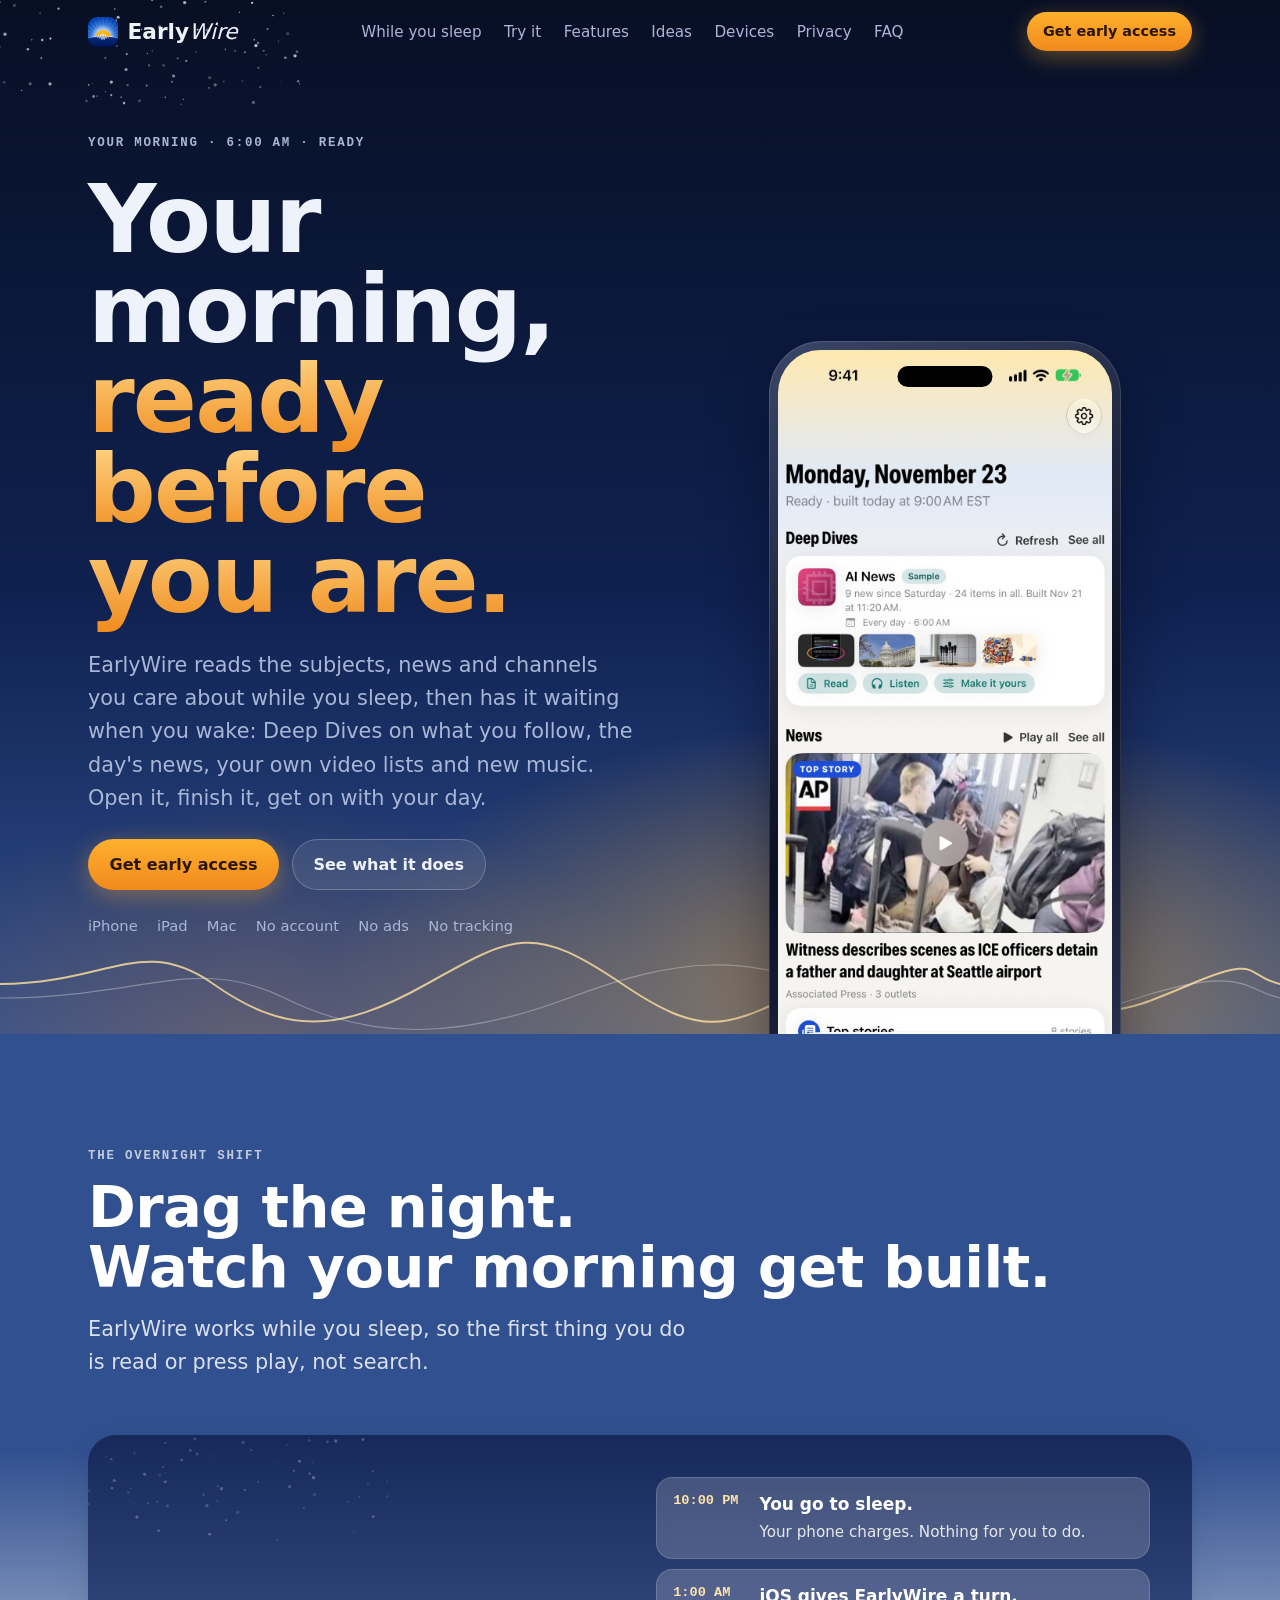
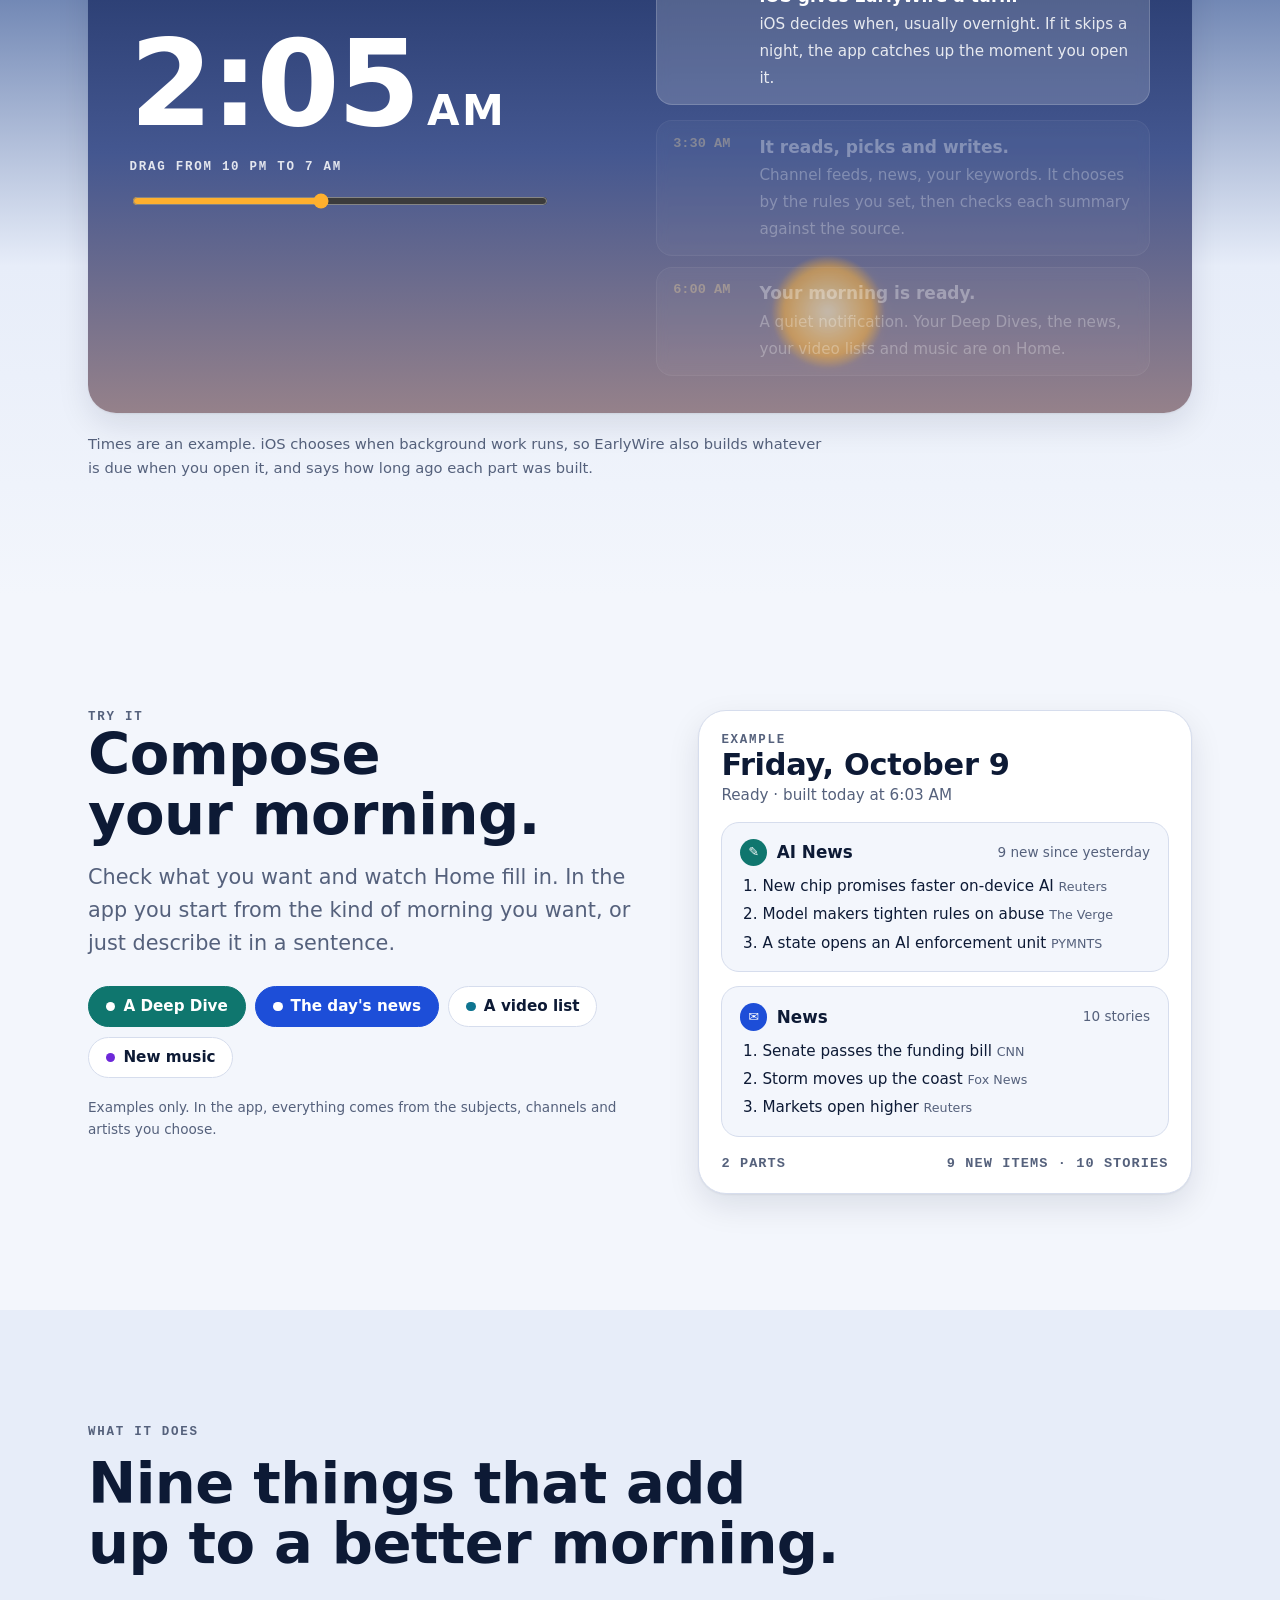
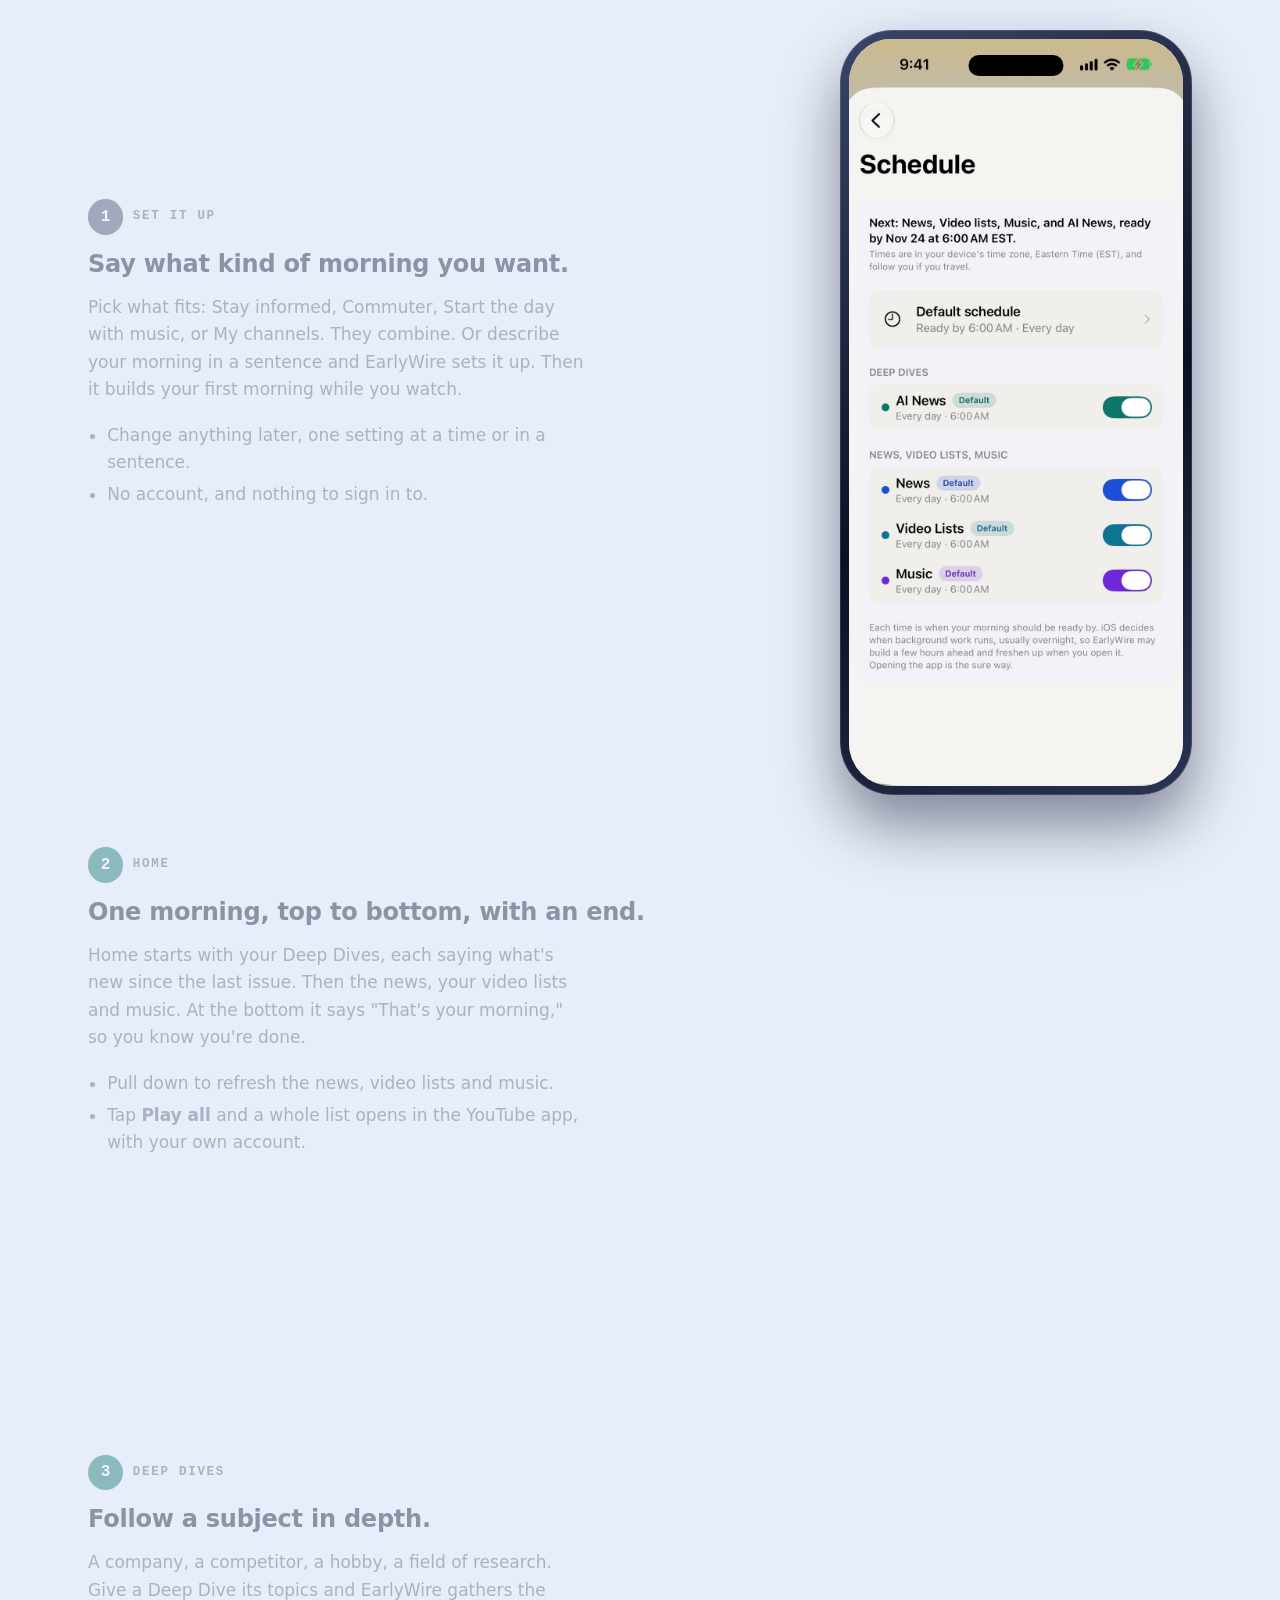
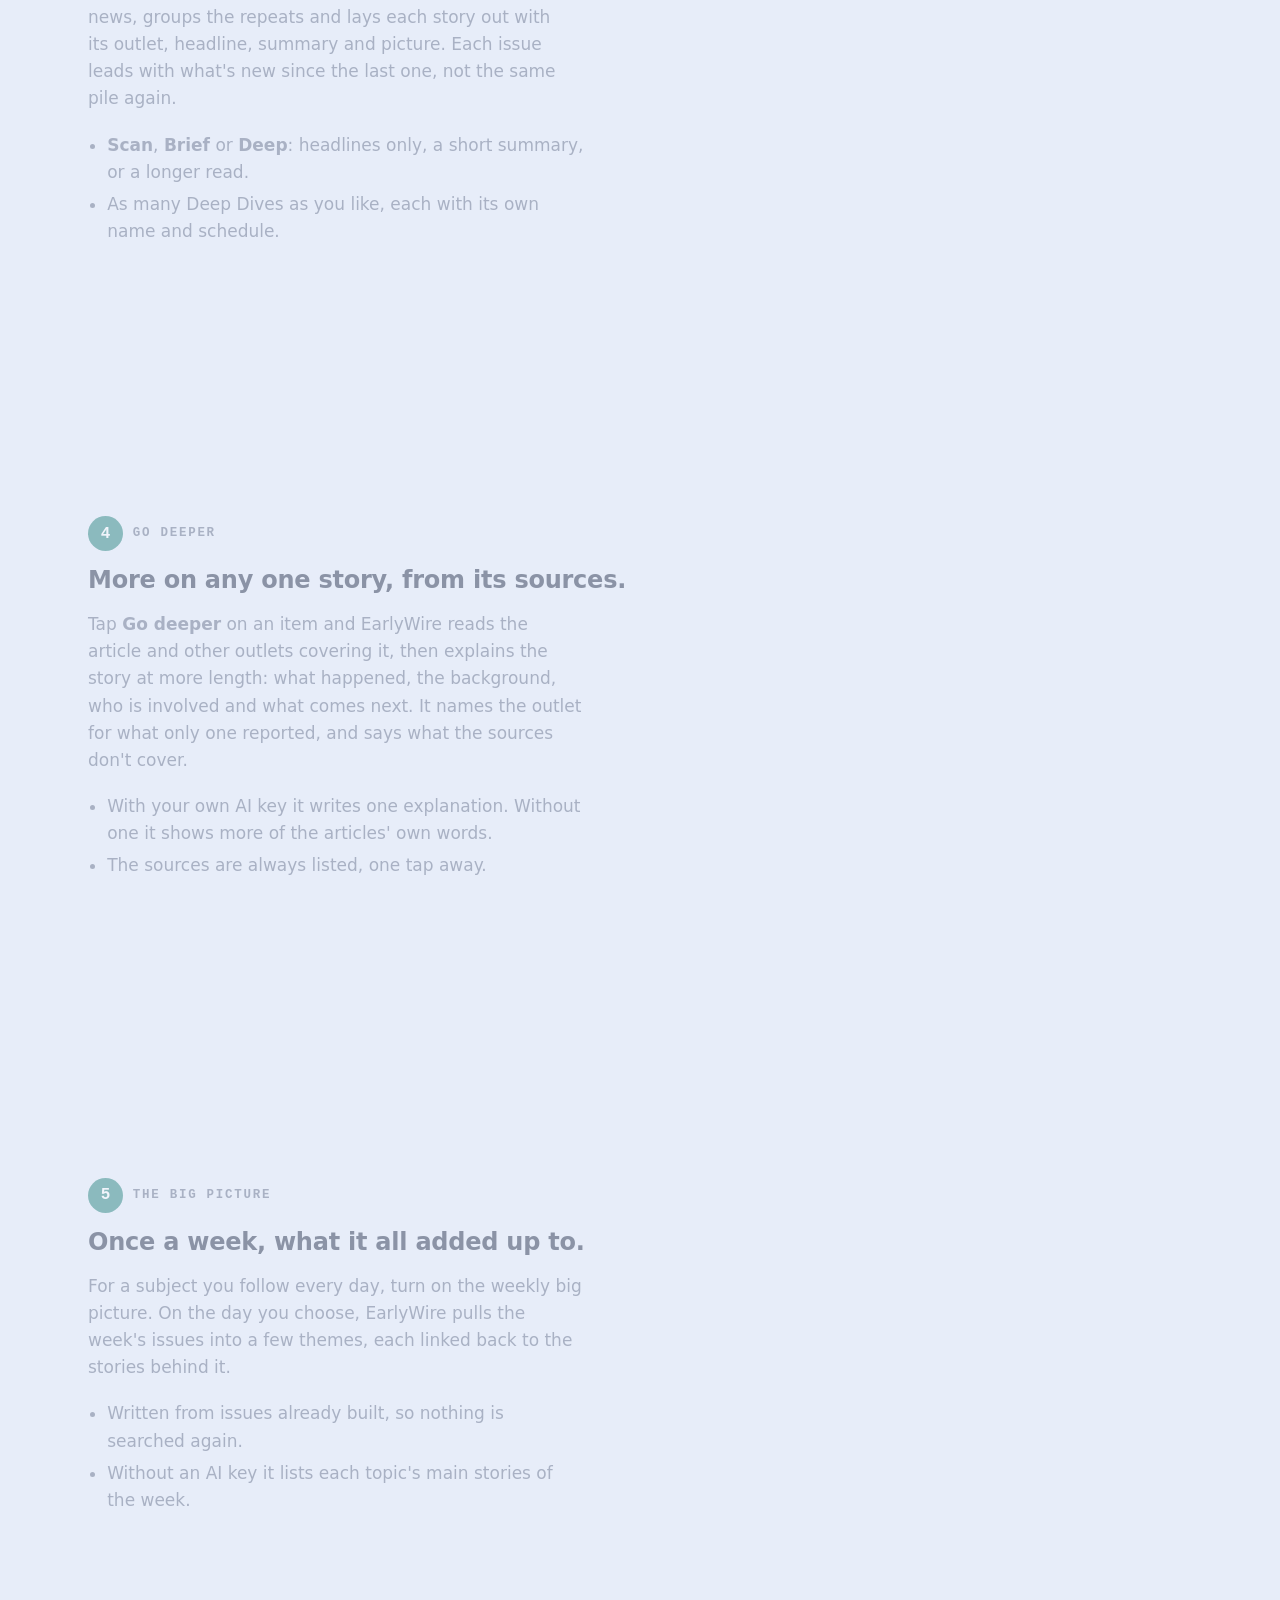
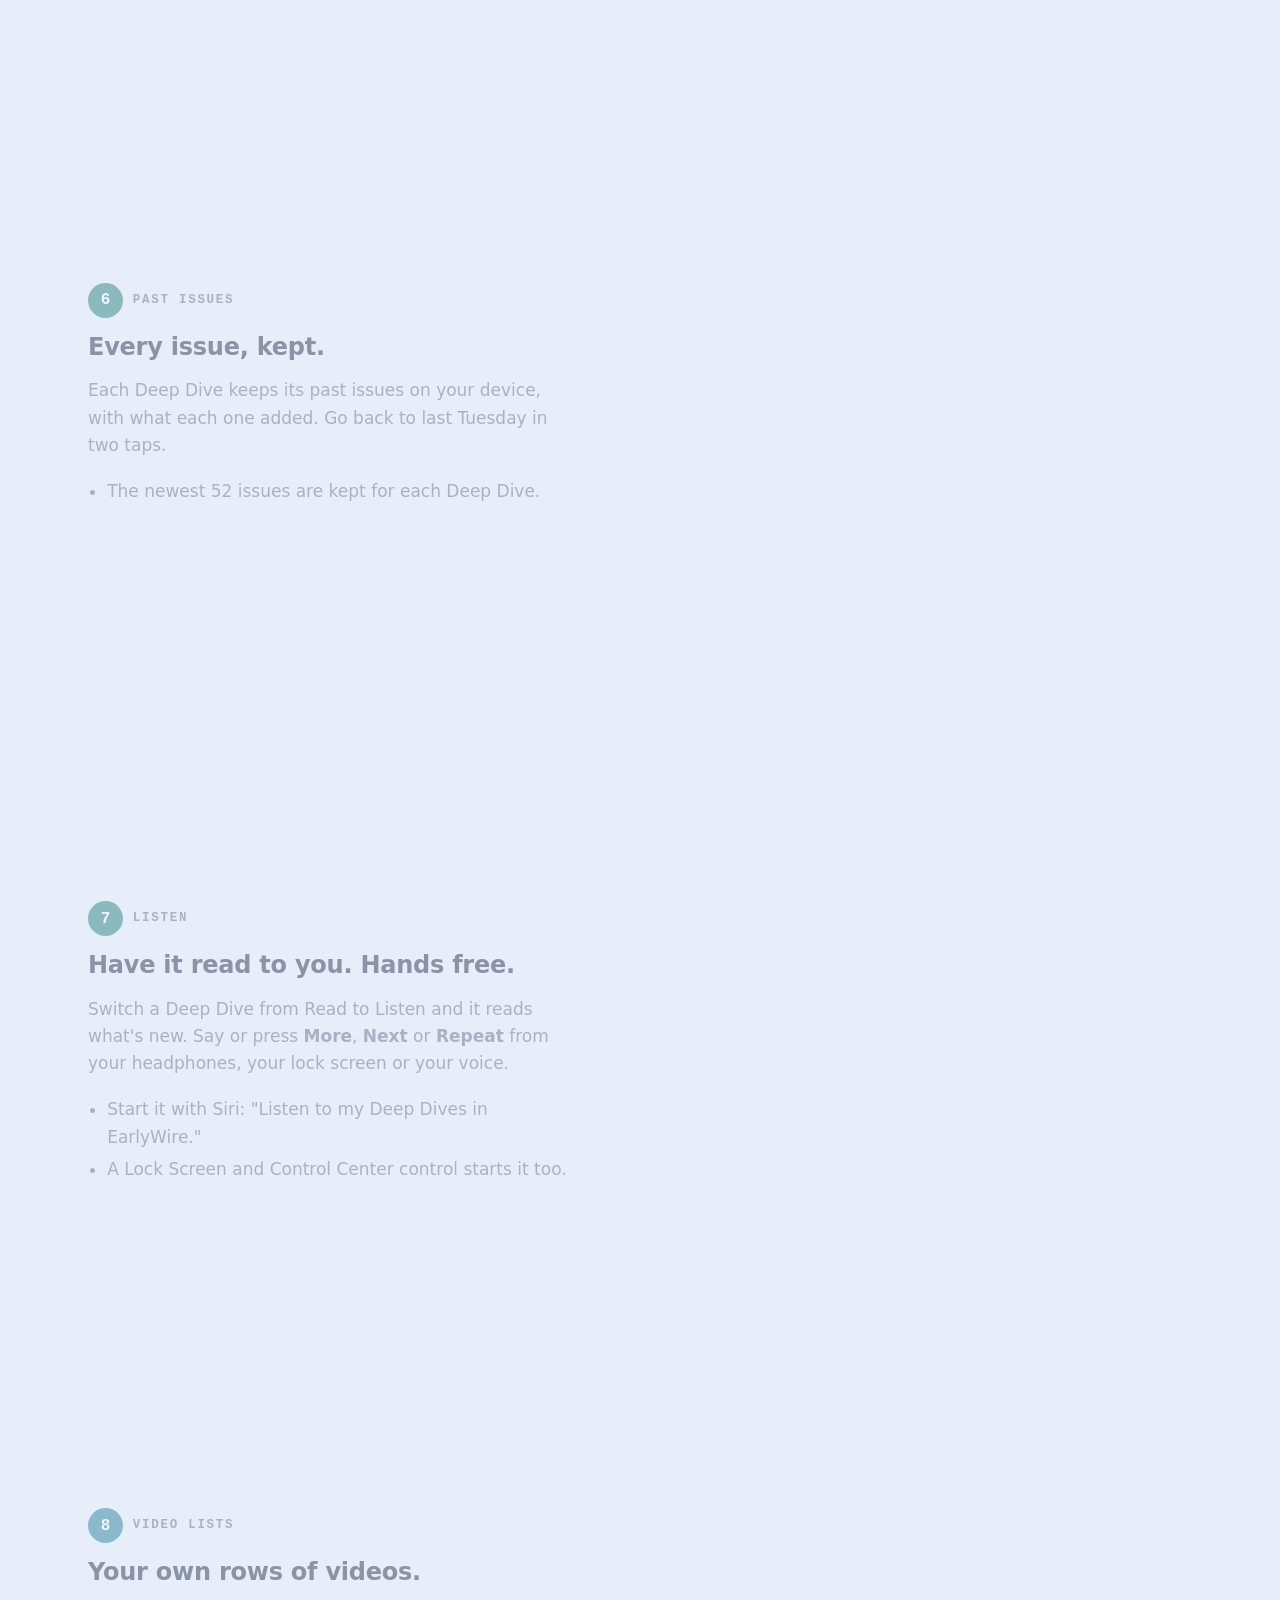
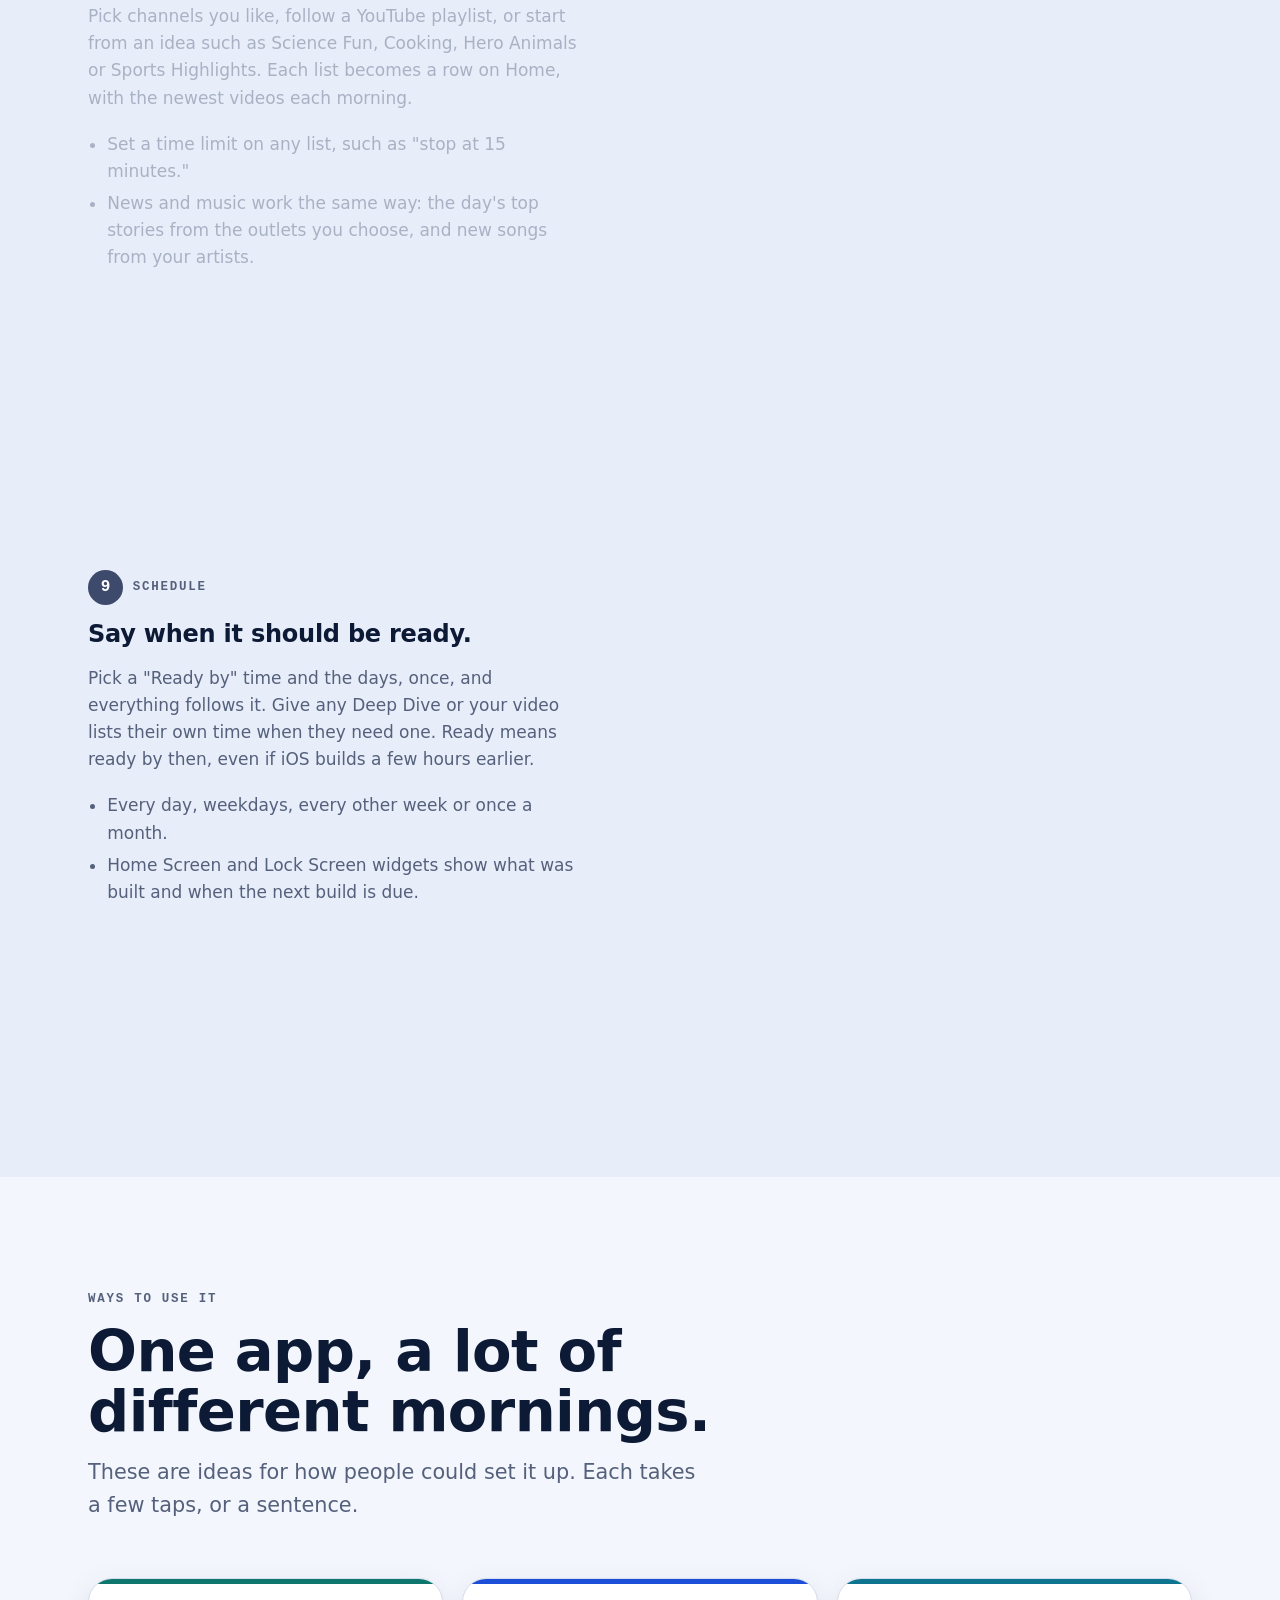
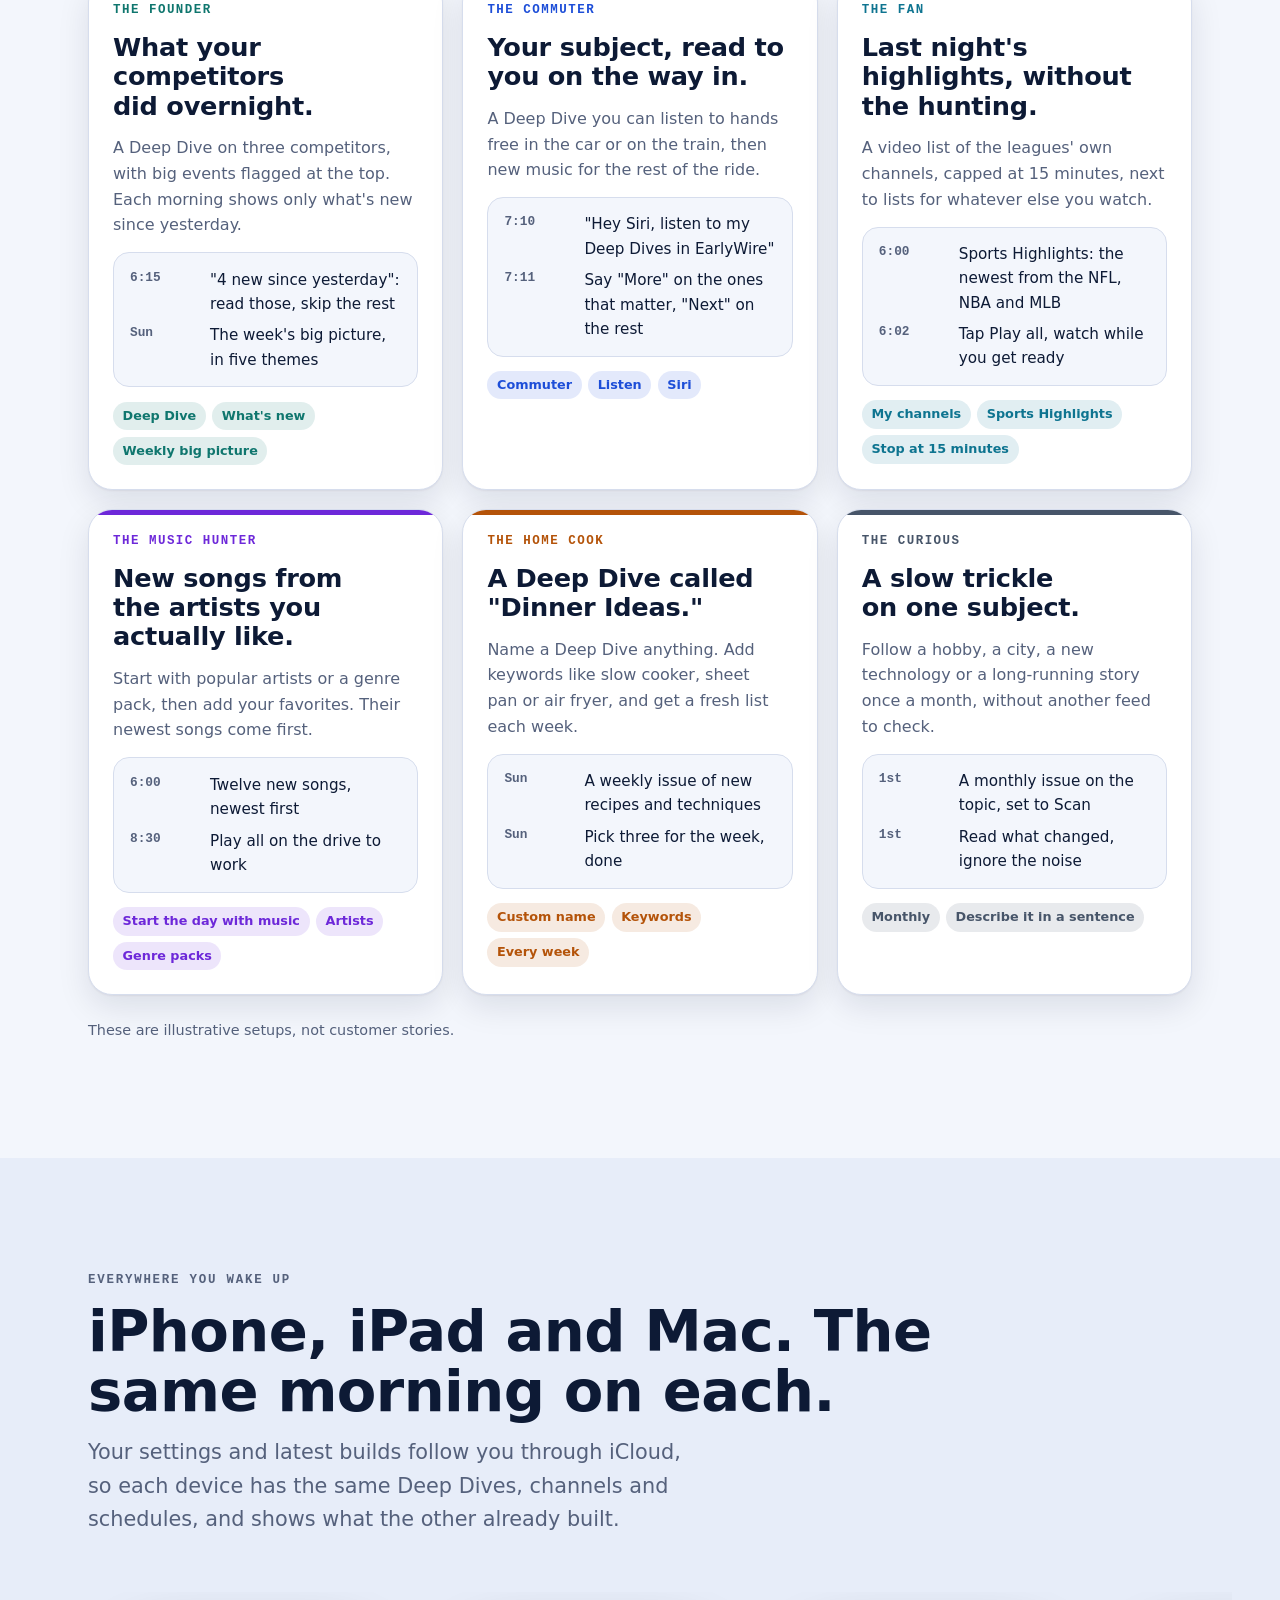
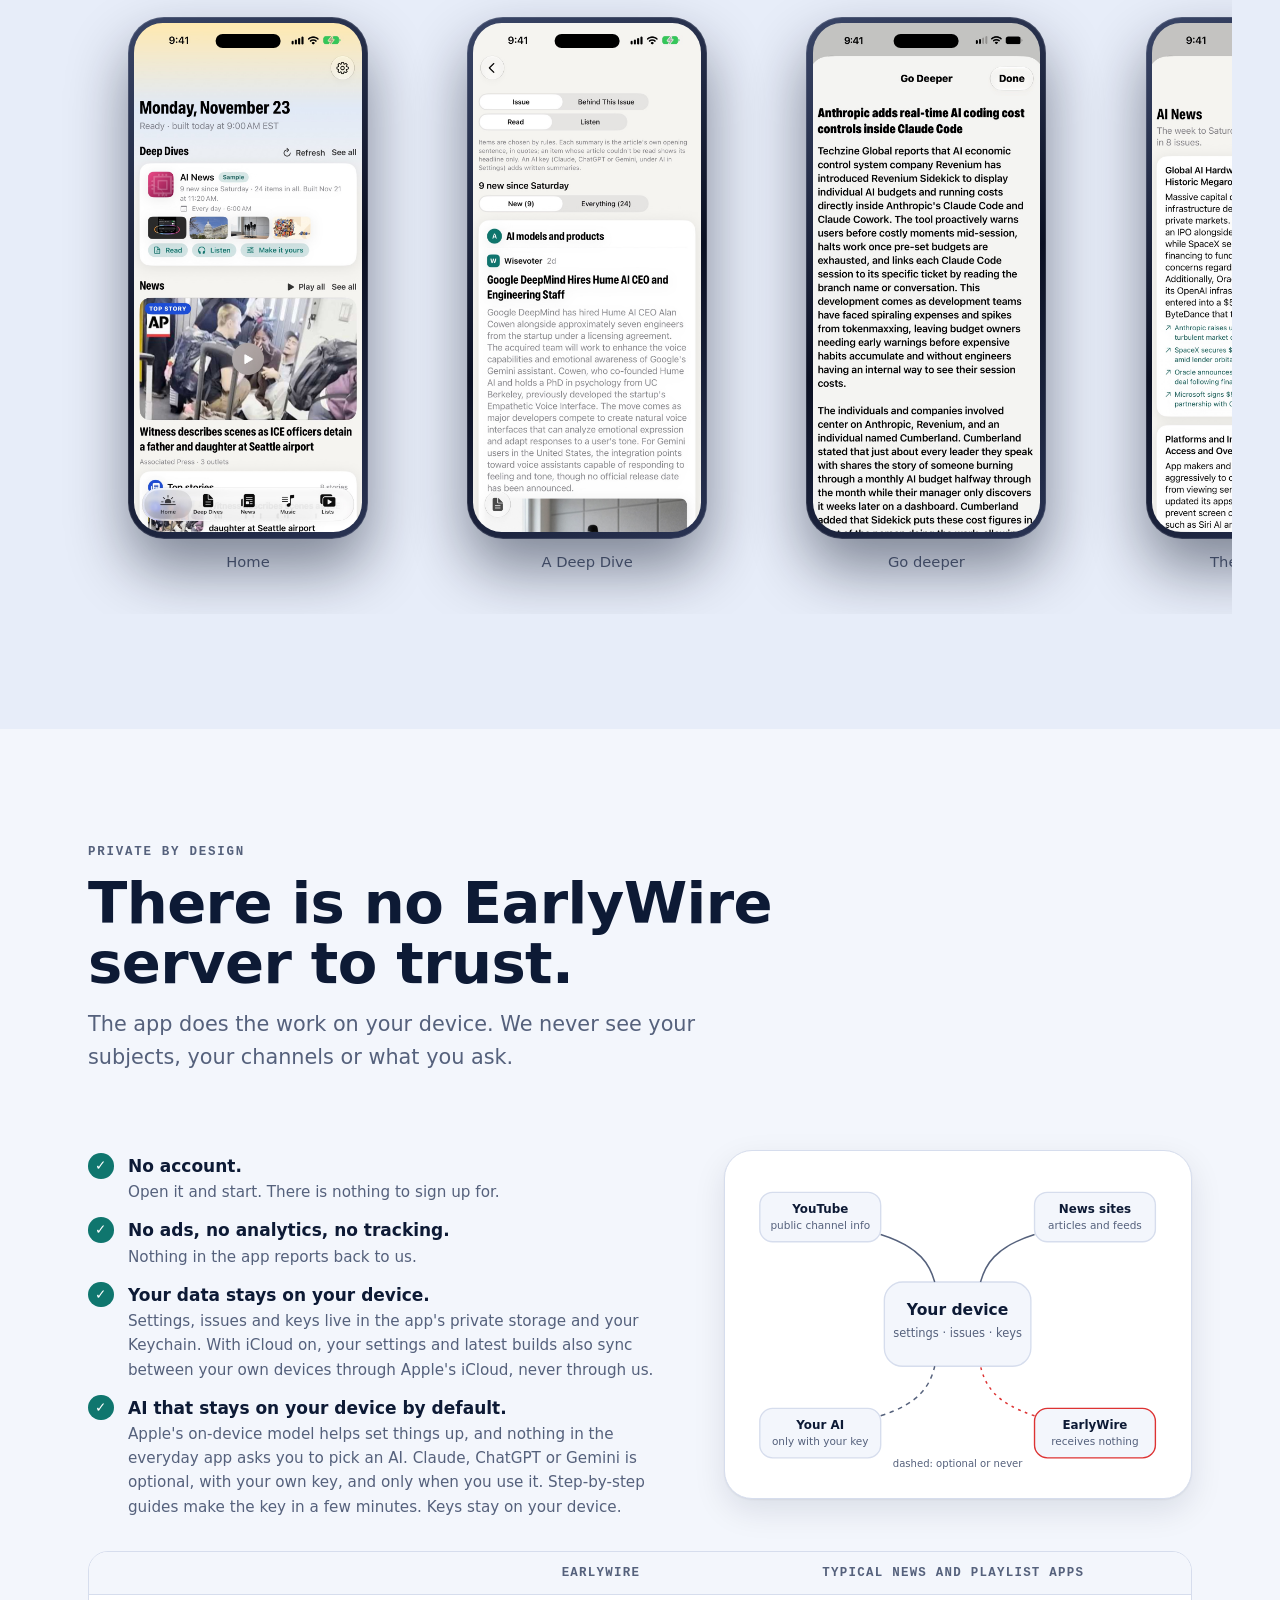
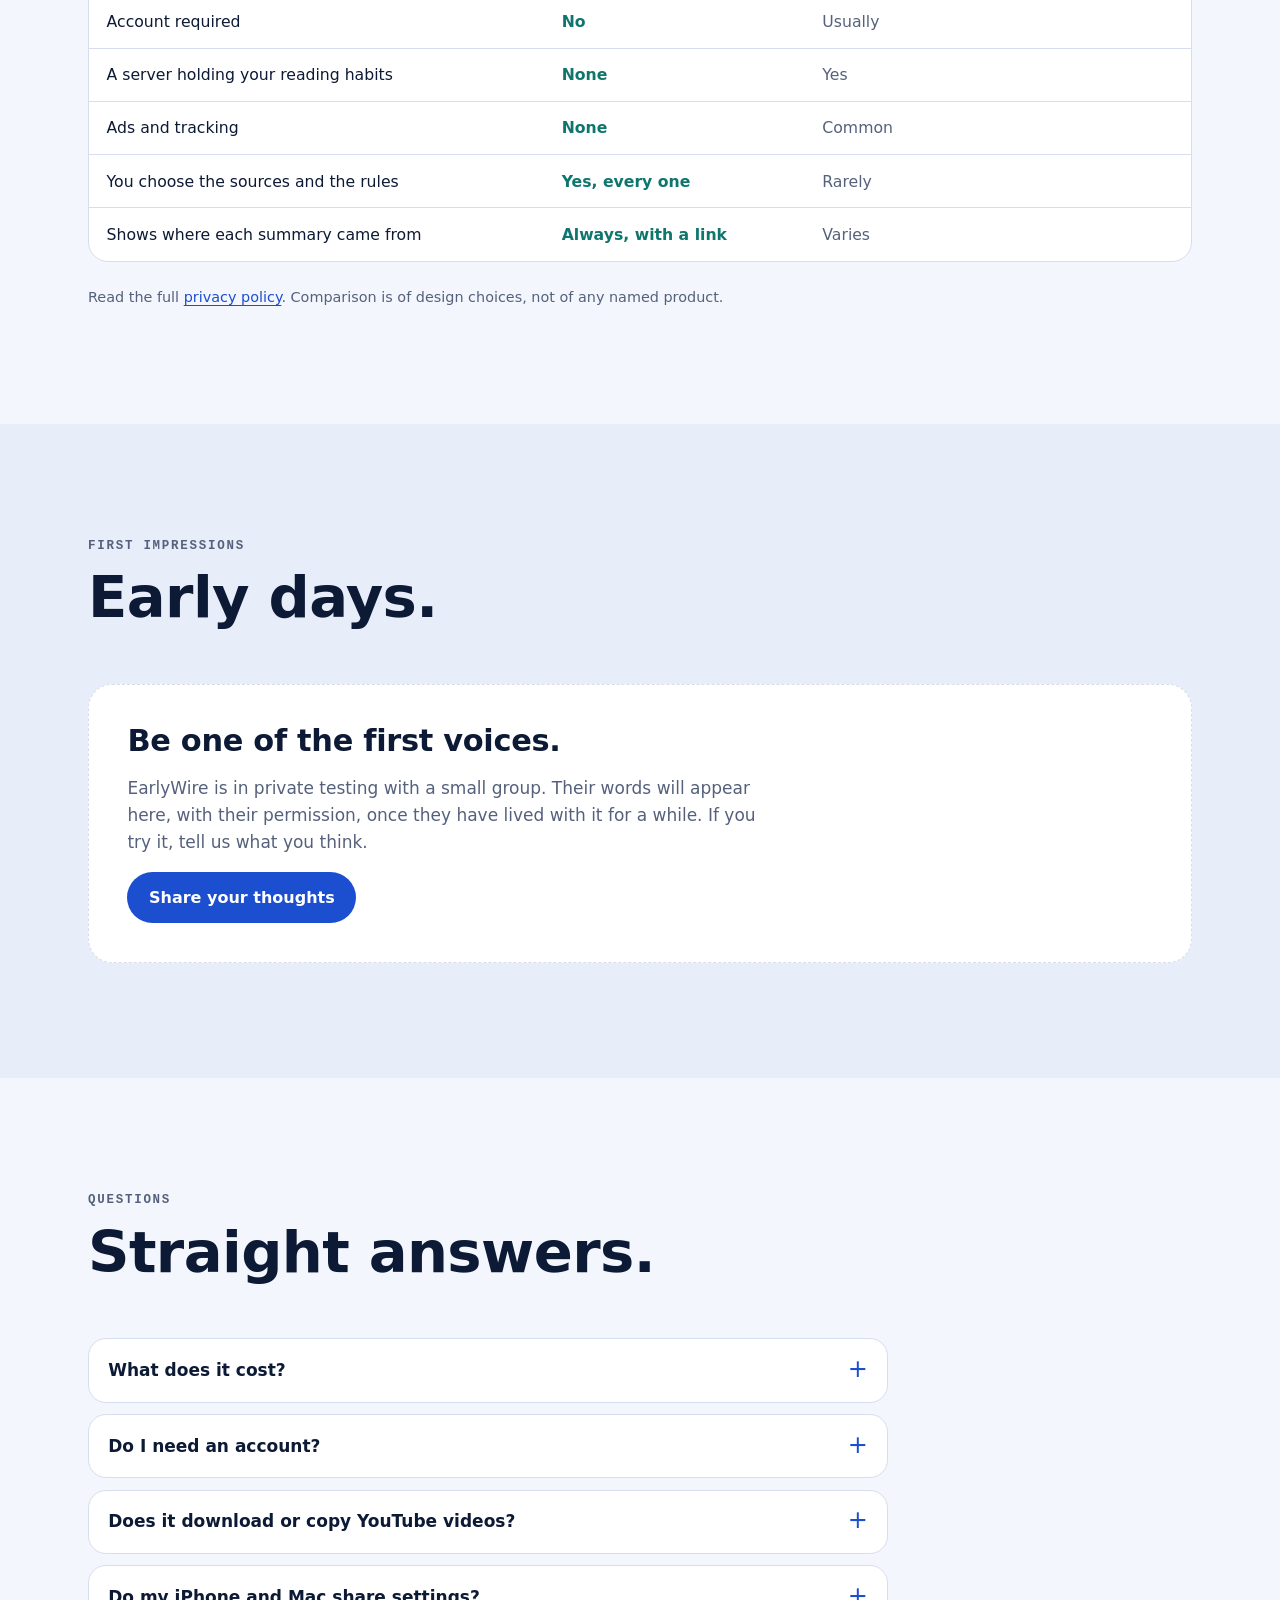
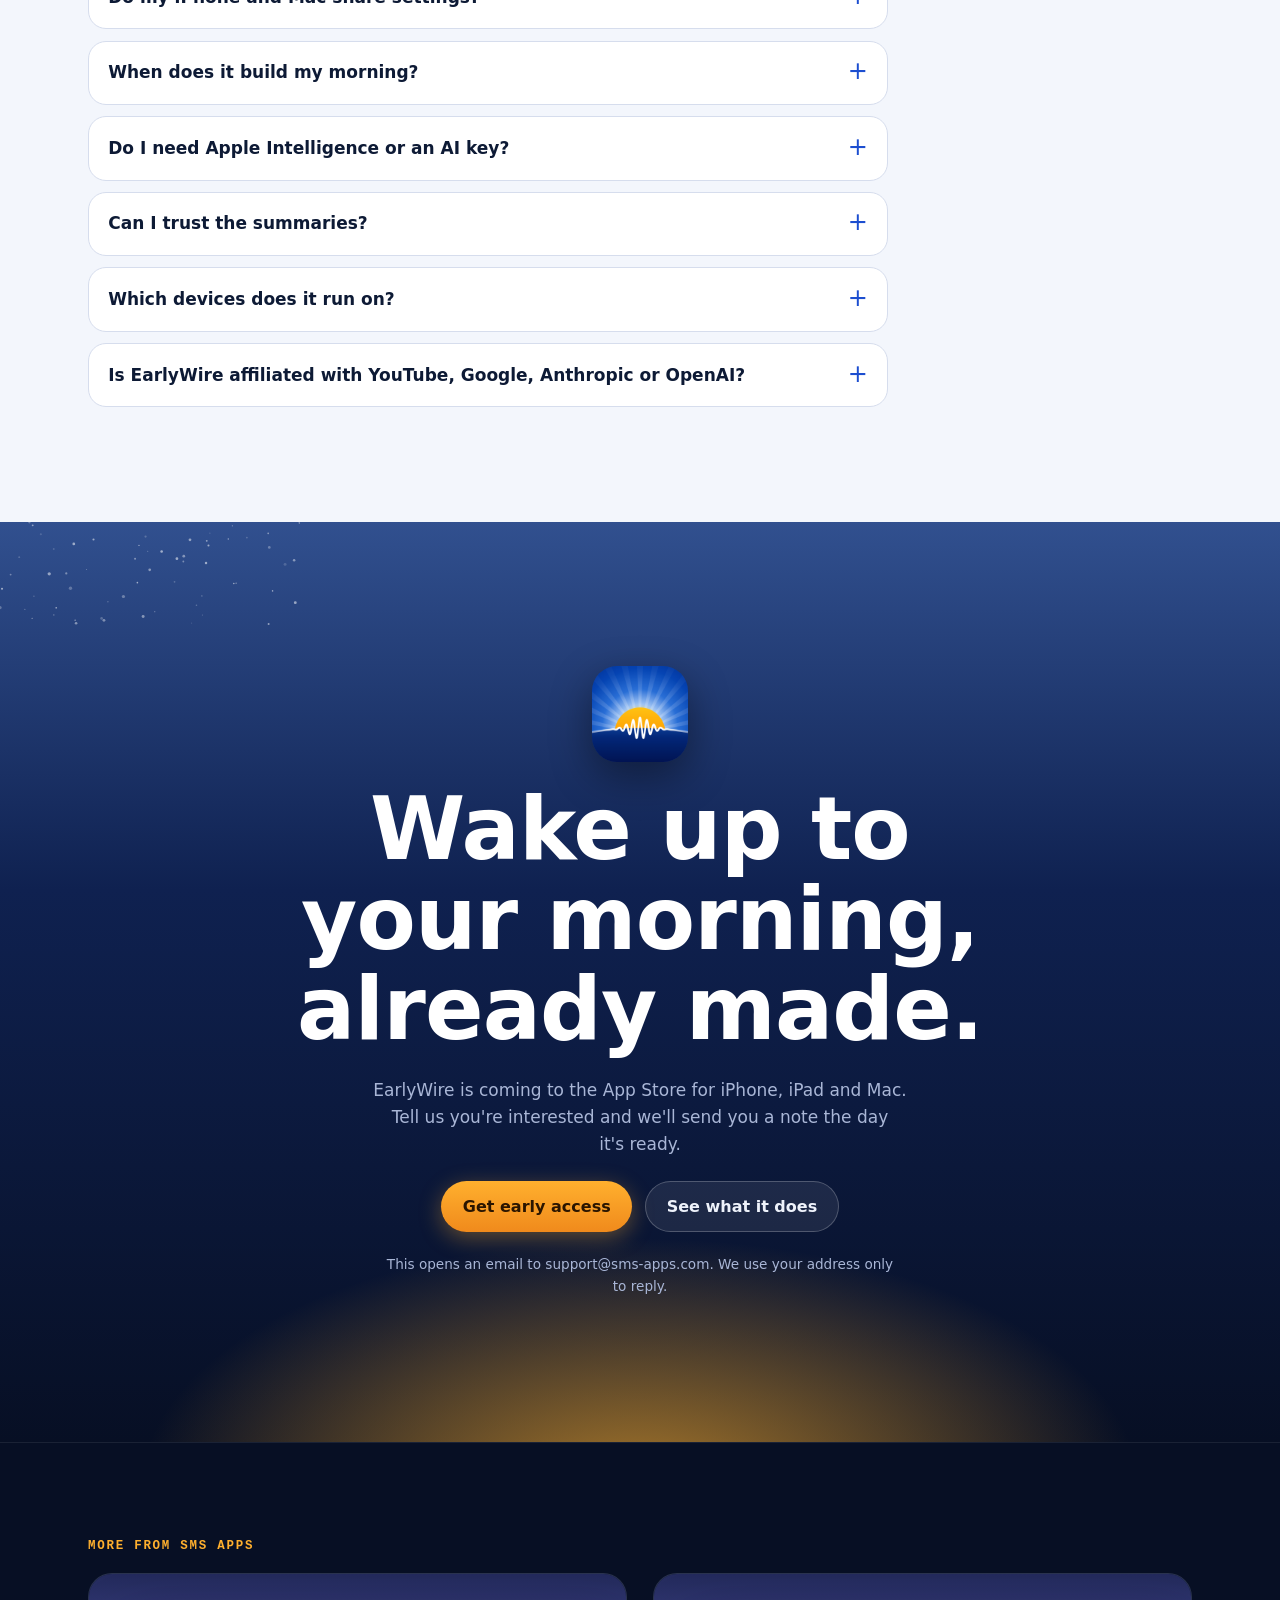
<file: index.html>
<!doctype html>
<html lang="en">
<head>
<meta charset="utf-8">
<meta name="viewport" content="width=device-width, initial-scale=1, viewport-fit=cover">
<title>EarlyWire: your morning, ready before you are</title>
<meta name="description" content="EarlyWire builds your morning overnight on your own iPhone, iPad or Mac: Deep Dives on the subjects you follow, the day's news, your own video lists and new music, to read, watch or listen to. No account, no server, no ads.">
<meta name="theme-color" content="#070f24">
<link rel="canonical" href="https://earlywire.app/">
<meta property="og:type" content="website">
<meta property="og:site_name" content="EarlyWire">
<meta property="og:title" content="EarlyWire: your morning, ready before you are">
<meta property="og:description" content="Deep Dives on the subjects you follow, the day's news, video lists and new music, built overnight on your own device and waiting when you wake up.">
<meta property="og:url" content="https://earlywire.app/">
<meta property="og:image" content="https://earlywire.app/og.png">
<meta name="twitter:card" content="summary_large_image">
<link rel="icon" type="image/png" href="favicon.png">
<link rel="apple-touch-icon" href="apple-touch-icon.png">
<link rel="stylesheet" href="style.css">
<script type="application/ld+json">
{"@context":"https://schema.org","@type":"SoftwareApplication","name":"EarlyWire","applicationCategory":"NewsApplication","operatingSystem":"iOS, iPadOS, macOS","description":"Builds a personal morning overnight on the user's own device: Deep Dives on followed subjects, news videos, video lists and new music, to read, watch or listen to.","url":"https://earlywire.app/","author":{"@type":"Organization","name":"SMS Apps","url":"https://sms-apps.com/"},"offers":{"@type":"Offer","price":"0","priceCurrency":"USD"}}
</script>
<script>document.documentElement.classList.add('js')</script>
</head>
<body>
<a class="skip" href="#main">Skip to content</a>
<div class="progress" aria-hidden="true"></div>

<nav class="nav" id="nav" aria-label="Main">
  <div class="wrap">
    <a class="brand" href="#top"><img src="apple-touch-icon.png" alt="" width="30" height="30"><span class="wm">Early<i>Wire</i></span></a>
    <ul id="menu">
      <li><a href="#sleep">While you sleep</a></li>
      <li><a href="#compose">Try it</a></li>
      <li><a href="#features">Features</a></li>
      <li><a href="#ideas">Ideas</a></li>
      <li><a href="#devices">Devices</a></li>
      <li><a href="#privacy">Privacy</a></li>
      <li><a href="#faq">FAQ</a></li>
      <li class="menu-cta"><a class="btn sun" href="#get">Get early access</a></li>
    </ul>
    <div class="nav-right">
      <a class="btn sun small nav-cta" href="#get">Get early access</a>
      <button class="menu-btn" id="menuBtn" type="button" aria-expanded="false" aria-controls="menu" aria-label="Menu"><span></span><span></span><span></span></button>
    </div>
  </div>
</nav>

<header class="hero" id="top">
  <svg class="stars" id="stars" aria-hidden="true"></svg>
  <div class="wrap">
    <div class="hero-copy">
      <p class="dateline">Your morning &middot; 6:00 AM &middot; ready</p>
      <h1>Your morning, <em>ready before you are.</em></h1>
      <p class="lede">EarlyWire reads the subjects, news and channels you care about while you sleep, then has it waiting when you wake: Deep Dives on what you follow, the day's news, your own video lists and new music. Open it, finish it, get on with your day.</p>
      <div class="cta-row">
        <a class="btn sun" href="#get">Get early access</a>
        <a class="btn ghost" href="#features">See what it does</a>
      </div>
      <p class="platforms"><span>iPhone</span><span>iPad</span><span>Mac</span><span>No account</span><span>No ads</span><span>No tracking</span></p>
    </div>
    <div class="hero-phone">
      <div class="phone">
        <div class="screen">
          <img src="assets/img/phone-22-home.jpg" alt="EarlyWire's Home screen: a card for each Deep Dive saying what's new, then the news" width="880" height="1912">
        </div>
      </div>
    </div>
  </div>
  <svg class="wire" viewBox="0 0 1440 120" preserveAspectRatio="none" aria-hidden="true">
    <path d="M0 70 C 120 70 160 20 240 70 S 380 120 480 70 600 10 700 70 820 110 920 70 1040 30 1140 70 1260 100 1340 70 1400 62 1440 70"/>
    <path d="M0 84 C 160 84 220 40 320 84 S 520 124 640 84 840 36 960 84 1160 118 1280 84 1400 76 1440 84"/>
  </svg>
</header>

<main id="main">

<!-- WHILE YOU SLEEP -->
<section class="sleep" id="sleep">
  <div class="wrap">
    <div class="sec-head reveal">
      <p class="dateline">The overnight shift</p>
      <h2>Drag the night.<br>Watch your morning get built.</h2>
      <p class="lede">EarlyWire works while you sleep, so the first thing you do is read or press play, not search.</p>
    </div>
    <div class="sky-card reveal" id="skyCard">
      <div class="sky" id="sky"></div>
      <svg class="sky-stars" id="skyStars" aria-hidden="true"></svg>
      <div class="orb" aria-hidden="true"></div>
      <div>
        <div class="clock" id="clock" aria-live="polite">10:00<small>PM</small></div>
        <div class="slider-wrap">
          <label for="night">Drag from 10 PM to 7 AM</label>
          <input type="range" id="night" min="0" max="540" step="5" value="0">
        </div>
      </div>
      <ol class="log" id="log">
        <li data-at="0"><time>10:00 PM</time><div><b>You go to sleep.</b><span>Your phone charges. Nothing for you to do.</span></div></li>
        <li data-at="180"><time>1:00 AM</time><div><b>iOS gives EarlyWire a turn.</b><span>iOS decides when, usually overnight. If it skips a night, the app catches up the moment you open it.</span></div></li>
        <li data-at="330"><time>3:30 AM</time><div><b>It reads, picks and writes.</b><span>Channel feeds, news, your keywords. It chooses by the rules you set, then checks each summary against the source.</span></div></li>
        <li data-at="480"><time>6:00 AM</time><div><b>Your morning is ready.</b><span>A quiet notification. Your Deep Dives, the news, your video lists and music are on Home.</span></div></li>
      </ol>
    </div>
    <p class="honest">Times are an example. iOS chooses when background work runs, so EarlyWire also builds whatever is due when you open it, and says how long ago each part was built.</p>
  </div>
</section>

<!-- COMPOSE -->
<section class="compose" id="compose">
  <div class="wrap compose-grid">
    <div class="reveal">
      <p class="dateline">Try it</p>
      <h2>Compose your morning.</h2>
      <p class="lede" style="margin-top:1rem">Check what you want and watch Home fill in. In the app you start from the kind of morning you want, or just describe it in a sentence.</p>
      <div class="chips" role="group" aria-label="Choose what goes in your morning">
        <button class="chip b" aria-pressed="true" data-k="deep"><span class="dot"></span>A Deep Dive</button>
        <button class="chip n" aria-pressed="true" data-k="news"><span class="dot"></span>The day's news</button>
        <button class="chip s" aria-pressed="false" data-k="lists"><span class="dot"></span>A video list</button>
        <button class="chip m" aria-pressed="false" data-k="music"><span class="dot"></span>New music</button>
      </div>
      <p class="fine" style="margin-top:1.2rem">Examples only. In the app, everything comes from the subjects, channels and artists you choose.</p>
    </div>
    <div class="today reveal" aria-live="polite">
      <div>
        <p class="dateline">Example</p>
        <h3>Friday, October 9</h3>
        <p class="meta" id="todayMeta">Ready &middot; built today at 6:03 AM</p>
      </div>
      <div class="tcard b on" data-k="deep">
        <header><span class="badge">&#9998;&#xFE0E;</span><h4>AI News</h4><span>9 new since yesterday</span></header>
        <ol><li>New chip promises faster on-device AI <small>Reuters</small></li><li>Model makers tighten rules on abuse <small>The Verge</small></li><li>A state opens an AI enforcement unit <small>PYMNTS</small></li></ol>
      </div>
      <div class="tcard n on" data-k="news">
        <header><span class="badge">&#9993;&#xFE0E;</span><h4>News</h4><span>10 stories</span></header>
        <ol><li>Senate passes the funding bill <small>CNN</small></li><li>Storm moves up the coast <small>Fox News</small></li><li>Markets open higher <small>Reuters</small></li></ol>
      </div>
      <div class="tcard s" data-k="lists">
        <header><span class="badge">&#9654;&#xFE0E;</span><h4>Science Fun</h4><span>8 videos</span></header>
        <ol><li>Testing the world's strongest magnet <small>Mark Rober</small></li><li>Why randomness isn't random <small>Veritasium</small></li><li>The edge of the solar system <small>Kurzgesagt</small></li></ol>
      </div>
      <div class="tcard m" data-k="music">
        <header><span class="badge">&#9835;</span><h4>Music</h4><span>12 songs</span></header>
        <ol><li>A new single <small>An artist you follow</small></li><li>A new video <small>A country artist</small></li><li>A new release <small>A pop artist</small></li></ol>
      </div>
      <p class="empty" id="todayEmpty" hidden>Nothing picked. Check something to see it appear.</p>
      <div class="total"><span id="totalLabel">Total</span><span id="totalMin">9 new items</span></div>
    </div>
  </div>
</section>

<!-- FEATURES: sticky phone -->
<section class="pillars" id="features">
  <div class="wrap">
    <div class="sec-head reveal">
      <p class="dateline">What it does</p>
      <h2>Nine things that add up to a better morning.</h2>
    </div>
    <div class="pillars-grid">
      <div class="steps" id="steps">
        <article class="step active" data-img="phone-21-first-run">
          <div class="kick"><span class="num c-a">1</span><span class="dateline">Set it up</span></div>
          <h3>Say what kind of morning you want.</h3>
          <p>Pick what fits: Stay informed, Commuter, Start the day with music, or My channels. They combine. Or describe your morning in a sentence and EarlyWire sets it up. Then it builds your first morning while you watch.</p>
          <ul><li>Change anything later, one setting at a time or in a sentence.</li><li>No account, and nothing to sign in to.</li></ul>
          <div class="inline-phone phone"><div class="screen"><img src="assets/img/phone-21-first-run.jpg" alt="EarlyWire's first screen: four kinds of morning to pick from, or describe your own" loading="lazy" width="880" height="1912"></div></div>
        </article>
        <article class="step" data-img="phone-22-home">
          <div class="kick"><span class="num c-b">2</span><span class="dateline">Home</span></div>
          <h3>One morning, top to bottom, with an end.</h3>
          <p>Home starts with your Deep Dives, each saying what's new since the last issue. Then the news, your video lists and music. At the bottom it says "That's your morning," so you know you're done.</p>
          <ul><li>Pull down to refresh the news, video lists and music.</li><li>Tap <b>Play all</b> and a whole list opens in the YouTube app, with your own account.</li></ul>
          <div class="inline-phone phone"><div class="screen"><img src="assets/img/phone-22-home.jpg" alt="Home: a card for each Deep Dive with what's new, then the news" loading="lazy" width="880" height="1912"></div></div>
        </article>
        <article class="step" data-img="phone-23-deep-dive">
          <div class="kick"><span class="num c-b">3</span><span class="dateline">Deep Dives</span></div>
          <h3>Follow a subject in depth.</h3>
          <p>A company, a competitor, a hobby, a field of research. Give a Deep Dive its topics and EarlyWire gathers the news, groups the repeats and lays each story out with its outlet, headline, summary and picture. Each issue leads with what's new since the last one, not the same pile again.</p>
          <ul><li><b>Scan</b>, <b>Brief</b> or <b>Deep</b>: headlines only, a short summary, or a longer read.</li><li>As many Deep Dives as you like, each with its own name and schedule.</li></ul>
          <div class="inline-phone phone"><div class="screen"><img src="assets/img/phone-23-deep-dive.jpg" alt="A Deep Dive's page: 9 new since Saturday, with a switch between New and Everything" loading="lazy" width="880" height="1912"></div></div>
        </article>
        <article class="step" data-img="phone-24-go-deeper">
          <div class="kick"><span class="num c-b">4</span><span class="dateline">Go deeper</span></div>
          <h3>More on any one story, from its sources.</h3>
          <p>Tap <b>Go deeper</b> on an item and EarlyWire reads the article and other outlets covering it, then explains the story at more length: what happened, the background, who is involved and what comes next. It names the outlet for what only one reported, and says what the sources don't cover.</p>
          <ul><li>With your own AI key it writes one explanation. Without one it shows more of the articles' own words.</li><li>The sources are always listed, one tap away.</li></ul>
          <div class="inline-phone phone"><div class="screen"><img src="assets/img/phone-24-go-deeper.jpg" alt="Go deeper: an explanation of one story written with an AI key, naming the outlet it draws on" loading="lazy" width="880" height="1912"></div></div>
        </article>
        <article class="step" data-img="phone-25-big-picture">
          <div class="kick"><span class="num c-b">5</span><span class="dateline">The big picture</span></div>
          <h3>Once a week, what it all added up to.</h3>
          <p>For a subject you follow every day, turn on the weekly big picture. On the day you choose, EarlyWire pulls the week's issues into a few themes, each linked back to the stories behind it.</p>
          <ul><li>Written from issues already built, so nothing is searched again.</li><li>Without an AI key it lists each topic's main stories of the week.</li></ul>
          <div class="inline-phone phone"><div class="screen"><img src="assets/img/phone-25-big-picture.jpg" alt="The Big Picture: this week's themes for AI News, each with its stories" loading="lazy" width="880" height="1912"></div></div>
        </article>
        <article class="step" data-img="phone-26-past-issues">
          <div class="kick"><span class="num c-b">6</span><span class="dateline">Past issues</span></div>
          <h3>Every issue, kept.</h3>
          <p>Each Deep Dive keeps its past issues on your device, with what each one added. Go back to last Tuesday in two taps.</p>
          <ul><li>The newest 52 issues are kept for each Deep Dive.</li></ul>
          <div class="inline-phone phone"><div class="screen"><img src="assets/img/phone-26-past-issues.jpg" alt="Past Issues: a list of dated issues, each with how many items were new" loading="lazy" width="880" height="1912"></div></div>
        </article>
        <article class="step" data-img="phone-04-listen">
          <div class="kick"><span class="num c-b">7</span><span class="dateline">Listen</span></div>
          <h3>Have it read to you. Hands free.</h3>
          <p>Switch a Deep Dive from Read to Listen and it reads what's new. Say or press <b>More</b>, <b>Next</b> or <b>Repeat</b> from your headphones, your lock screen or your voice.</p>
          <ul><li>Start it with Siri: "Listen to my Deep Dives in EarlyWire."</li><li>A Lock Screen and Control Center control starts it too.</li></ul>
          <div class="inline-phone phone"><div class="screen"><img src="assets/img/phone-04-listen.jpg" alt="The Listen player reading an item with the spoken word highlighted" loading="lazy" width="880" height="1912"></div></div>
        </article>
        <article class="step" data-img="phone-27-lists">
          <div class="kick"><span class="num c-s">8</span><span class="dateline">Video lists</span></div>
          <h3>Your own rows of videos.</h3>
          <p>Pick channels you like, follow a YouTube playlist, or start from an idea such as Science Fun, Cooking, Hero Animals or Sports Highlights. Each list becomes a row on Home, with the newest videos each morning.</p>
          <ul><li>Set a time limit on any list, such as "stop at 15 minutes."</li><li>News and music work the same way: the day's top stories from the outlets you choose, and new songs from your artists.</li></ul>
          <div class="inline-phone phone"><div class="screen"><img src="assets/img/phone-27-lists.jpg" alt="The Lists tab: Nature and Science Fun, each with Play all on YouTube" loading="lazy" width="880" height="1912"></div></div>
        </article>
        <article class="step" data-img="phone-28-schedule">
          <div class="kick"><span class="num c-a">9</span><span class="dateline">Schedule</span></div>
          <h3>Say when it should be ready.</h3>
          <p>Pick a "Ready by" time and the days, once, and everything follows it. Give any Deep Dive or your video lists their own time when they need one. Ready means ready by then, even if iOS builds a few hours earlier.</p>
          <ul><li>Every day, weekdays, every other week or once a month.</li><li>Home Screen and Lock Screen widgets show what was built and when the next build is due.</li></ul>
          <div class="inline-phone phone"><div class="screen"><img src="assets/img/phone-28-schedule.jpg" alt="The Schedule list: a default schedule and a row for each part of the morning" loading="lazy" width="880" height="1912"></div></div>
        </article>
      </div>
      <div class="stage" aria-hidden="true">
        <div class="phone"><div class="screen" id="stageScreen">
          <img class="on" data-name="phone-21-first-run" src="assets/img/phone-21-first-run.jpg" alt="" width="880" height="1912">
          <img data-name="phone-22-home" src="assets/img/phone-22-home.jpg" alt="" loading="lazy" width="880" height="1912">
          <img data-name="phone-23-deep-dive" src="assets/img/phone-23-deep-dive.jpg" alt="" loading="lazy" width="880" height="1912">
          <img data-name="phone-24-go-deeper" src="assets/img/phone-24-go-deeper.jpg" alt="" loading="lazy" width="880" height="1912">
          <img data-name="phone-25-big-picture" src="assets/img/phone-25-big-picture.jpg" alt="" loading="lazy" width="880" height="1912">
          <img data-name="phone-26-past-issues" src="assets/img/phone-26-past-issues.jpg" alt="" loading="lazy" width="880" height="1912">
          <img data-name="phone-04-listen" src="assets/img/phone-04-listen.jpg" alt="" loading="lazy" width="880" height="1912">
          <img data-name="phone-27-lists" src="assets/img/phone-27-lists.jpg" alt="" loading="lazy" width="880" height="1912">
          <img data-name="phone-28-schedule" src="assets/img/phone-28-schedule.jpg" alt="" loading="lazy" width="880" height="1912">
        </div></div>
      </div>
    </div>
  </div>
</section>

<!-- USE CASES -->
<section class="cases" id="ideas">
  <div class="wrap">
    <div class="sec-head reveal">
      <p class="dateline">Ways to use it</p>
      <h2>One app, a lot of different mornings.</h2>
      <p class="lede">These are ideas for how people could set it up. Each takes a few taps, or a sentence.</p>
    </div>
    <div class="case-grid">
      <article class="case reveal" style="--c:var(--brief)">
        <span class="who">The founder</span>
        <h3>What your competitors did overnight.</h3>
        <p>A Deep Dive on three competitors, with big events flagged at the top. Each morning shows only what's new since yesterday.</p>
        <div class="morning"><div><time>6:15</time><span>"4 new since yesterday": read those, skip the rest</span></div><div><time>Sun</time><span>The week's big picture, in five themes</span></div></div>
        <div class="tags"><span>Deep Dive</span><span>What's new</span><span>Weekly big picture</span></div>
      </article>
      <article class="case reveal" style="--c:var(--news)">
        <span class="who">The commuter</span>
        <h3>Your subject, read to you on the way in.</h3>
        <p>A Deep Dive you can listen to hands free in the car or on the train, then new music for the rest of the ride.</p>
        <div class="morning"><div><time>7:10</time><span>"Hey Siri, listen to my Deep Dives in EarlyWire"</span></div><div><time>7:11</time><span>Say "More" on the ones that matter, "Next" on the rest</span></div></div>
        <div class="tags"><span>Commuter</span><span>Listen</span><span>Siri</span></div>
      </article>
      <article class="case reveal" style="--c:var(--sports)">
        <span class="who">The fan</span>
        <h3>Last night's highlights, without the hunting.</h3>
        <p>A video list of the leagues' own channels, capped at 15 minutes, next to lists for whatever else you watch.</p>
        <div class="morning"><div><time>6:00</time><span>Sports Highlights: the newest from the NFL, NBA and MLB</span></div><div><time>6:02</time><span>Tap Play all, watch while you get ready</span></div></div>
        <div class="tags"><span>My channels</span><span>Sports Highlights</span><span>Stop at 15 minutes</span></div>
      </article>
      <article class="case reveal" style="--c:var(--music)">
        <span class="who">The music hunter</span>
        <h3>New songs from the artists you actually like.</h3>
        <p>Start with popular artists or a genre pack, then add your favorites. Their newest songs come first.</p>
        <div class="morning"><div><time>6:00</time><span>Twelve new songs, newest first</span></div><div><time>8:30</time><span>Play all on the drive to work</span></div></div>
        <div class="tags"><span>Start the day with music</span><span>Artists</span><span>Genre packs</span></div>
      </article>
      <article class="case reveal" style="--c:#b45309">
        <span class="who">The home cook</span>
        <h3>A Deep Dive called "Dinner Ideas."</h3>
        <p>Name a Deep Dive anything. Add keywords like slow cooker, sheet pan or air fryer, and get a fresh list each week.</p>
        <div class="morning"><div><time>Sun</time><span>A weekly issue of new recipes and techniques</span></div><div><time>Sun</time><span>Pick three for the week, done</span></div></div>
        <div class="tags"><span>Custom name</span><span>Keywords</span><span>Every week</span></div>
      </article>
      <article class="case reveal" style="--c:#475569">
        <span class="who">The curious</span>
        <h3>A slow trickle on one subject.</h3>
        <p>Follow a hobby, a city, a new technology or a long-running story once a month, without another feed to check.</p>
        <div class="morning"><div><time>1st</time><span>A monthly issue on the topic, set to Scan</span></div><div><time>1st</time><span>Read what changed, ignore the noise</span></div></div>
        <div class="tags"><span>Monthly</span><span>Describe it in a sentence</span></div>
      </article>
    </div>
    <p class="note reveal">These are illustrative setups, not customer stories.</p>
  </div>
</section>

<!-- DEVICES -->
<section class="devices" id="devices">
  <div class="wrap">
    <div class="sec-head reveal">
      <p class="dateline">Everywhere you wake up</p>
      <h2>iPhone, iPad and Mac. The same morning on each.</h2>
      <p class="lede">Your settings and latest builds follow you through iCloud, so each device has the same Deep Dives, channels and schedules, and shows what the other already built.</p>
    </div>
    <div class="shots" id="shots-iphone" tabindex="0" aria-label="iPhone screenshots">
      <figure class="shot"><div class="phone"><div class="screen"><img src="assets/img/phone-22-home.jpg" alt="Home on iPhone" loading="lazy" width="880" height="1912"></div></div><figcaption>Home</figcaption></figure>
      <figure class="shot"><div class="phone"><div class="screen"><img src="assets/img/phone-23-deep-dive.jpg" alt="A Deep Dive on iPhone" loading="lazy" width="880" height="1912"></div></div><figcaption>A Deep Dive</figcaption></figure>
      <figure class="shot"><div class="phone"><div class="screen"><img src="assets/img/phone-24-go-deeper.jpg" alt="Go deeper on iPhone" loading="lazy" width="880" height="1912"></div></div><figcaption>Go deeper</figcaption></figure>
      <figure class="shot"><div class="phone"><div class="screen"><img src="assets/img/phone-25-big-picture.jpg" alt="The Big Picture on iPhone" loading="lazy" width="880" height="1912"></div></div><figcaption>The big picture</figcaption></figure>
      <figure class="shot"><div class="phone"><div class="screen"><img src="assets/img/phone-26-past-issues.jpg" alt="Past Issues on iPhone" loading="lazy" width="880" height="1912"></div></div><figcaption>Past issues</figcaption></figure>
      <figure class="shot"><div class="phone"><div class="screen"><img src="assets/img/phone-27-lists.jpg" alt="Video lists on iPhone" loading="lazy" width="880" height="1912"></div></div><figcaption>Video lists</figcaption></figure>
      <figure class="shot"><div class="phone"><div class="screen"><img src="assets/img/phone-21-first-run.jpg" alt="First run on iPhone" loading="lazy" width="880" height="1912"></div></div><figcaption>Set up</figcaption></figure>
    </div>
  </div>
</section>

<!-- PRIVACY -->
<section class="privacy" id="privacy">
  <div class="wrap">
    <div class="sec-head reveal">
      <p class="dateline">Private by design</p>
      <h2>There is no EarlyWire server to trust.</h2>
      <p class="lede">The app does the work on your device. We never see your subjects, your channels or what you ask.</p>
    </div>
    <div class="priv-grid">
      <div class="reveal">
        <ul class="checks">
          <li><div><b>No account.</b><span>Open it and start. There is nothing to sign up for.</span></div></li>
          <li><div><b>No ads, no analytics, no tracking.</b><span>Nothing in the app reports back to us.</span></div></li>
          <li><div><b>Your data stays on your device.</b><span>Settings, issues and keys live in the app's private storage and your Keychain. With iCloud on, your settings and latest builds also sync between your own devices through Apple's iCloud, never through us.</span></div></li>
          <li><div><b>AI that stays on your device by default.</b><span>Apple's on-device model helps set things up, and nothing in the everyday app asks you to pick an AI. Claude, ChatGPT or Gemini is optional, with your own key, and only when you use it. Step-by-step guides make the key in a few minutes. Keys stay on your device.</span></div></li>
        </ul>
      </div>
      <div class="flow reveal">
        <svg viewBox="0 0 460 330" role="img" aria-label="Where information goes: from your device to YouTube and news sites for public information, optionally to the AI you choose if you add your own key, and nothing to EarlyWire">
          <rect class="node" x="150" y="118" width="160" height="92" rx="20"/>
          <text x="230" y="154" text-anchor="middle" font-weight="700" font-size="17">Your device</text>
          <text class="mut" x="230" y="178" text-anchor="middle" font-size="12.5">settings · issues · keys</text>
          <rect class="node" x="14" y="20" width="132" height="54" rx="14"/>
          <text x="80" y="43" text-anchor="middle" font-size="13" font-weight="650">YouTube</text><text class="mut" x="80" y="60" text-anchor="middle" font-size="11.5">public channel info</text>
          <rect class="node" x="314" y="20" width="132" height="54" rx="14"/>
          <text x="380" y="43" text-anchor="middle" font-size="13" font-weight="650">News sites</text><text class="mut" x="380" y="60" text-anchor="middle" font-size="11.5">articles and feeds</text>
          <rect class="node" x="14" y="256" width="132" height="54" rx="14"/>
          <text x="80" y="279" text-anchor="middle" font-size="13" font-weight="650">Your AI</text><text class="mut" x="80" y="296" text-anchor="middle" font-size="11.5">only with your key</text>
          <rect class="node" x="314" y="256" width="132" height="54" rx="14" style="stroke:#d33"/>
          <text x="380" y="279" text-anchor="middle" font-size="13" font-weight="650">EarlyWire</text><text class="mut" x="380" y="296" text-anchor="middle" font-size="11.5">receives nothing</text>
          <path class="line" d="M146 66 C 190 80 200 100 205 118"/><path class="line" d="M314 66 C 270 80 260 100 255 118"/>
          <path class="line opt" d="M146 264 C 190 250 200 230 205 210"/>
          <path class="line none" d="M314 264 C 270 250 260 230 255 210"/>
          <text x="230" y="320" text-anchor="middle" class="mut" font-size="11">dashed: optional or never</text>
        </svg>
      </div>
    </div>
    <div class="table-wrap reveal">
      <table>
        <thead><tr><th>&nbsp;</th><th>EarlyWire</th><th>Typical news and playlist apps</th></tr></thead>
        <tbody>
          <tr><td>Account required</td><td class="y">No</td><td class="n">Usually</td></tr>
          <tr><td>A server holding your reading habits</td><td class="y">None</td><td class="n">Yes</td></tr>
          <tr><td>Ads and tracking</td><td class="y">None</td><td class="n">Common</td></tr>
          <tr><td>You choose the sources and the rules</td><td class="y">Yes, every one</td><td class="n">Rarely</td></tr>
          <tr><td>Shows where each summary came from</td><td class="y">Always, with a link</td><td class="n">Varies</td></tr>
        </tbody>
      </table>
    </div>
    <p class="note reveal">Read the full <a href="privacy.html">privacy policy</a>. Comparison is of design choices, not of any named product.</p>
  </div>
</section>

<!-- VOICES -->
<section class="voices" id="voices">
  <div class="wrap">
    <div class="sec-head reveal">
      <p class="dateline">First impressions</p>
      <h2 id="voicesTitle">Early days.</h2>
    </div>
    <div class="quotes" id="quotes">
      <div class="invite reveal" id="invite">
        <h3>Be one of the first voices.</h3>
        <p>EarlyWire is in private testing with a small group. Their words will appear here, with their permission, once they have lived with it for a while. If you try it, tell us what you think.</p>
        <a class="btn solid" href="mailto:support@sms-apps.com?subject=What%20I%20think%20of%20EarlyWire">Share your thoughts</a>
      </div>
    </div>
  </div>
</section>

<!-- FAQ -->
<section class="faq" id="faq">
  <div class="wrap">
    <div class="sec-head reveal"><p class="dateline">Questions</p><h2>Straight answers.</h2></div>
    <div class="faq-list reveal">
      <details><summary>What does it cost?</summary><p>EarlyWire is free to try for 7 days. After that, a single one-time purchase of $4.99 keeps it on your iPhone, iPad and Mac. No subscription, and nothing renews. If you choose to add your own Claude key, Anthropic bills that usage to your own account; that is optional.</p></details>
      <details><summary>Do I need an account?</summary><p>No. There is no EarlyWire account. You only sign in to Google if you turn on emailing a Deep Dive's issue to yourself or your team, and then only to send mail you asked for.</p></details>
      <details><summary>Does it download or copy YouTube videos?</summary><p>No. It reads public information about videos and channels to choose what to show. When you tap Play all, the list opens in the YouTube app or on youtube.com, with your own account and any Premium benefits you have.</p></details>
      <details><summary>Do my iPhone and Mac share settings?</summary><p>Yes. When you are signed in to the same iCloud account, your Deep Dives, channels, rules and schedules stay the same on every device, and so do the latest builds, so a device that sees one doesn't build it again. It all goes through Apple's iCloud and not through us. Each device keeps its own Google sign-in. Your Claude key stays on the device unless you choose "Use this key on all my devices" under AI, which shares it through iCloud Keychain, encrypted end to end by Apple. You can turn syncing off in Settings.</p></details>
      <details><summary>When does it build my morning?</summary><p>iOS decides when background work runs, which is usually overnight while your device charges. Whatever is due is also built the moment you open the app, and each part shows when it was last built. On a Mac it builds on schedule while the app is open or at login.</p></details>
      <details><summary>Do I need Apple Intelligence or an AI key?</summary><p>No. Without either, EarlyWire picks and groups stories by rules, and shows the article's own first sentence under each headline. Apple's on-device model, on devices that have it, helps with setup. Claude, ChatGPT or Gemini, with your own key, improves choices, summaries and suggestions. Gemini is free to start.</p></details>
      <details><summary>Can I trust the summaries?</summary><p>Every item names its outlet and links to the original. Without an AI key, each item shows the article's own opening sentence rather than a rewrite. With your own Claude, ChatGPT or Gemini key, the AI writes the summaries and is told to use only what the sources say; Go deeper and the weekly big picture say who wrote them and list their sources. An AI can still get things wrong, so the articles are the record.</p></details>
      <details><summary>Which devices does it run on?</summary><p>iPhone and iPad with iOS or iPadOS 26.1 or later, and Mac with macOS 26 or later.</p></details>
      <details><summary>Is EarlyWire affiliated with YouTube, Google, Anthropic or OpenAI?</summary><p>No. It is an independent app. YouTube, Google, Gemini, Claude and ChatGPT are trademarks of their owners.</p></details>
    </div>
  </div>
</section>

<!-- GET -->
<section class="final" id="get">
  <svg class="stars" id="stars2" aria-hidden="true" style="position:absolute;inset:0;z-index:-1;opacity:.6"></svg>
  <div class="wrap">
    <img src="icon.png" alt="EarlyWire app icon: a sunrise over a sound wave" width="96" height="96">
    <h2>Wake up to your morning, already made.</h2>
    <p>EarlyWire is coming to the App Store for iPhone, iPad and Mac. Tell us you're interested and we'll send you a note the day it's ready.</p>
    <div class="cta-row" style="justify-content:center">
      <a class="btn sun" href="mailto:support@sms-apps.com?subject=EarlyWire%20early%20access&amp;body=Please%20let%20me%20know%20when%20EarlyWire%20is%20ready.">Get early access</a>
      <a class="btn ghost" href="#features">See what it does</a>
    </div>
    <p class="fine" style="color:var(--night-muted)">This opens an email to support@sms-apps.com. We use your address only to reply.</p>
  </div>
</section>
<!-- MORE FROM SMS APPS -->
<section class="studio" id="studio">
  <div class="wrap">
    <p class="dateline reveal">More from SMS Apps</p>
    <div class="studio-grid">
    <a class="studio-card reveal" href="https://sms-apps.com/urdesk/">
      <div class="art" aria-hidden="true">
        <span class="dsun"></span>
        <img class="window" src="assets/img/urdesk-board.png" alt="" width="1406" height="1000" loading="lazy">
      </div>
      <div class="body">
        <img class="icon" src="assets/img/urdesk-icon.png" alt="" width="64" height="64">
        <h3>UrDesk</h3>
        <p class="tag">Everything you're working on, one click away.</p>
        <p>A dashboard for the files and links that matter right now. They glow when they need you, and the rest quietly moves aside.</p>
        <ul class="chips"><li>Mac</li><li>In testing</li></ul>
        <span class="more">See it in action <span aria-hidden="true">&rarr;</span></span>
      </div>
    </a>
    <a class="studio-card reveal" href="https://sms-apps.com/urprompts/">
      <div class="art" aria-hidden="true">
        <span class="dsun"></span>
        <img class="window" src="assets/img/urprompts-search.png" alt="" width="1440" height="960" loading="lazy">
      </div>
      <div class="body">
        <img class="icon" src="assets/img/urprompts-icon.png" alt="" width="64" height="64">
        <h3>UrPrompts</h3>
        <p class="tag">Every prompt you've written, two keystrokes away.</p>
        <p>Your AI prompts as plain Markdown files on your own Mac: searchable, tagged, and ready to paste into whatever model you're using.</p>
        <ul class="chips"><li>Mac</li><li>Free</li></ul>
        <span class="more">See it in action <span aria-hidden="true">&rarr;</span></span>
      </div>
    </a>
    </div>
    <p class="studio-all reveal"><a href="https://sms-apps.com/">All apps from SMS Apps &rarr;</a></p>
  </div>
</section>
</main>

<footer class="site">
  <div><a href="support.html">Support</a><a href="privacy.html">Privacy policy</a><a href="terms.html">Terms of service</a><a href="mailto:support@sms-apps.com">support@sms-apps.com</a><a href="https://sms-apps.com/">SMS Apps</a><a href="https://sms-apps.com/urdesk/">UrDesk</a><a href="https://sms-apps.com/urprompts/">UrPrompts</a></div>
  <p>&copy; 2026 SMS Apps LLC. EarlyWire is made by <a href="https://sms-apps.com">SMS Apps</a> and is not affiliated with or endorsed by YouTube, Google, Anthropic or OpenAI.</p>
</footer>

<script src="site.js"></script>
</body>
</html>
</file>
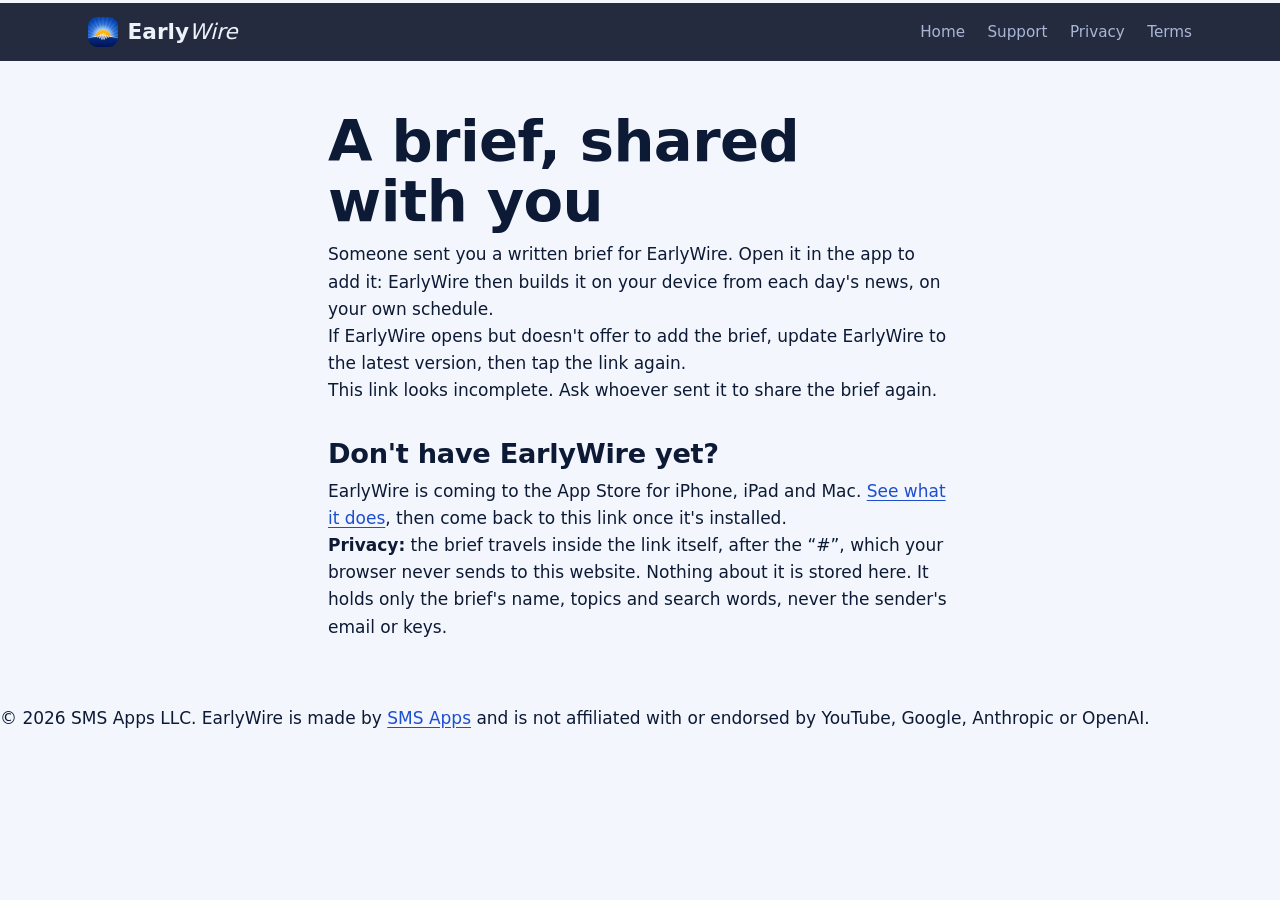
<file: brief.html>
<!doctype html>
<html lang="en">
<head>
<meta charset="utf-8">
<meta name="viewport" content="width=device-width, initial-scale=1, viewport-fit=cover">
<title>Shared Brief | EarlyWire</title>
<meta name="description" content="Someone shared an EarlyWire written brief with you. Open it in EarlyWire to add it.">
<meta name="robots" content="noindex">
<meta name="theme-color" content="#070f24">
<link rel="icon" type="image/png" href="favicon.png">
<link rel="apple-touch-icon" href="apple-touch-icon.png">
<link rel="stylesheet" href="style.css">
<style>
  .shared { background: rgba(255,255,255,.06); border: 1px solid rgba(255,255,255,.12); border-radius: 18px; padding: 1.2rem 1.4rem; margin: 1.4rem 0; }
  .shared h2 { margin: 0 0 .4rem; }
  .shared ul { margin: .4rem 0 0; padding-left: 1.2rem; }
  .shared li { margin: .25rem 0; }
  .shared .terms { opacity: .7; font-size: .92em; }
  .open { display: inline-block; margin: .6rem 0 1rem; }
</style>
</head>
<body>
<nav class="nav solid static simple" aria-label="Main">
  <div class="wrap">
    <a class="brand" href="./"><img src="apple-touch-icon.png" alt="" width="30" height="30"><span class="wm">Early<i>Wire</i></span></a>
    <ul><li><a href="./">Home</a></li><li><a href="support.html">Support</a></li><li><a href="privacy.html">Privacy</a></li><li><a href="terms.html">Terms</a></li></ul>
  </div>
</nav>
<main class="doc">
<h1><b>A brief, shared with you</b></h1>
<p>Someone sent you a written brief for EarlyWire. Open it in the app to add it: EarlyWire then builds it on your device from each day's news, on your own schedule.</p>

<div class="shared" id="preview" hidden>
  <h2 id="name"></h2>
  <ul id="items"></ul>
</div>

<p><a class="btn sun open" id="open" href="#">Open in EarlyWire</a></p>
<p class="terms">If EarlyWire opens but doesn't offer to add the brief, update EarlyWire to the latest version, then tap the link again.</p>
<p id="bad" hidden>This link looks incomplete. Ask whoever sent it to share the brief again.</p>

<h2><b>Don't have EarlyWire yet?</b></h2>
<p>EarlyWire is coming to the App Store for iPhone, iPad and Mac. <a href="./">See what it does</a>, then come back to this link once it's installed.</p>

<p class="terms"><b>Privacy:</b> the brief travels inside the link itself, after the “#”, which your browser never sends to this website. Nothing about it is stored here. It holds only the brief's name, topics and search words, never the sender's email or keys.</p>
</main>
<footer class="foot">
  <p>&copy; 2026 SMS Apps LLC. EarlyWire is made by <a href="https://sms-apps.com">SMS Apps</a> and is not affiliated with or endorsed by YouTube, Google, Anthropic or OpenAI.</p>
</footer>
<script>
// A new link opened in the same tab only changes the "#" part, which doesn't reload the page.
window.addEventListener("hashchange", function () { location.reload(); });
(function () {
  var hash = location.hash.slice(1);
  var open = document.getElementById("open");
  if (!/^1\.[A-Za-z0-9_-]+$/.test(hash)) {
    open.hidden = true;
    document.getElementById("bad").hidden = false;
    return;
  }
  open.href = "earlywire://brief#" + hash;
  // Show the brief's name and topics, read here in the browser.
  try {
    var b64 = hash.slice(2).replace(/-/g, "+").replace(/_/g, "/");
    while (b64.length % 4) b64 += "=";
    var bytes = Uint8Array.from(atob(b64), function (c) { return c.charCodeAt(0); });
    var show = function (text) {
      var brief = JSON.parse(text);
      var name = document.getElementById("name");
      name.textContent = (brief.names && brief.names.brief) || "Shared brief";
      var list = document.getElementById("items");
      (brief.items || []).slice(0, 60).forEach(function (item) {
        var li = document.createElement("li");
        li.textContent = item.name;
        var terms = (item.terms || []).filter(function (t) { return t !== item.name; });
        if (terms.length) {
          var span = document.createElement("span");
          span.className = "terms";
          span.textContent = " · " + terms.join(", ");
          li.appendChild(span);
        }
        list.appendChild(li);
      });
      document.getElementById("preview").hidden = false;
    };
    if (window.DecompressionStream) {
      new Response(new Blob([bytes]).stream().pipeThrough(new DecompressionStream("deflate-raw"))).text()
        .then(show).catch(function () { try { show(new TextDecoder().decode(bytes)); } catch (e) {} });
    }
  } catch (e) { /* the preview is optional; the button still works */ }
})();
</script>
</body>
</html>
</file>
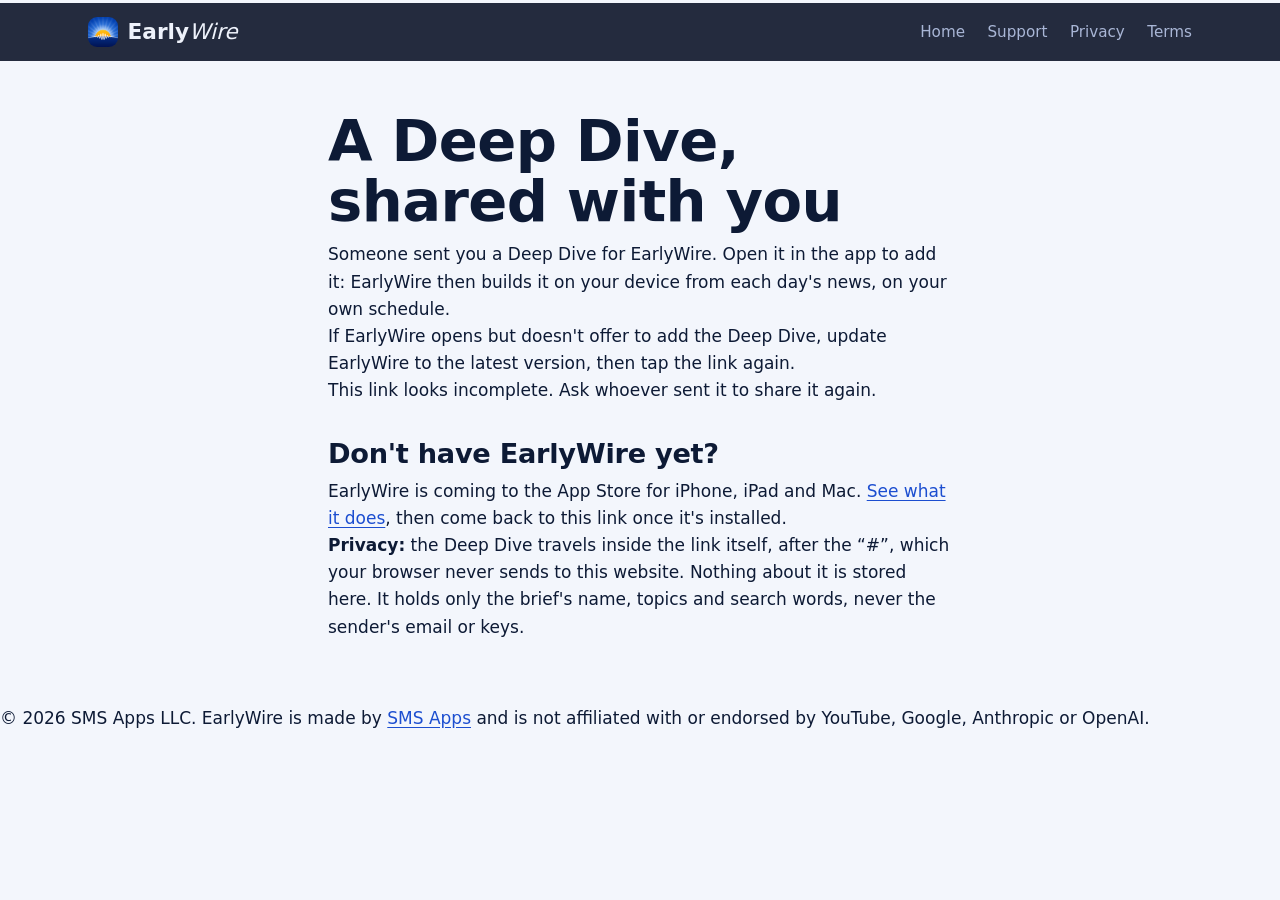
<file: deepdive.html>
<!doctype html>
<html lang="en">
<head>
<meta charset="utf-8">
<meta name="viewport" content="width=device-width, initial-scale=1, viewport-fit=cover">
<title>Shared Deep Dive | EarlyWire</title>
<meta name="description" content="Someone shared an EarlyWire Deep Dive with you. Open it in EarlyWire to add it.">
<meta name="robots" content="noindex">
<meta name="theme-color" content="#070f24">
<link rel="icon" type="image/png" href="favicon.png">
<link rel="apple-touch-icon" href="apple-touch-icon.png">
<link rel="stylesheet" href="style.css">
<style>
  .shared { background: rgba(255,255,255,.06); border: 1px solid rgba(255,255,255,.12); border-radius: 18px; padding: 1.2rem 1.4rem; margin: 1.4rem 0; }
  .shared h2 { margin: 0 0 .4rem; }
  .shared ul { margin: .4rem 0 0; padding-left: 1.2rem; }
  .shared li { margin: .25rem 0; }
  .shared .terms { opacity: .7; font-size: .92em; }
  .open { display: inline-block; margin: .6rem 0 1rem; }
</style>
</head>
<body>
<nav class="nav solid static simple" aria-label="Main">
  <div class="wrap">
    <a class="brand" href="./"><img src="apple-touch-icon.png" alt="" width="30" height="30"><span class="wm">Early<i>Wire</i></span></a>
    <ul><li><a href="./">Home</a></li><li><a href="support.html">Support</a></li><li><a href="privacy.html">Privacy</a></li><li><a href="terms.html">Terms</a></li></ul>
  </div>
</nav>
<main class="doc">
<h1><b>A Deep Dive, shared with you</b></h1>
<p>Someone sent you a Deep Dive for EarlyWire. Open it in the app to add it: EarlyWire then builds it on your device from each day's news, on your own schedule.</p>

<div class="shared" id="preview" hidden>
  <h2 id="name"></h2>
  <ul id="items"></ul>
</div>

<p><a class="btn sun open" id="open" href="#">Open in EarlyWire</a></p>
<p class="terms">If EarlyWire opens but doesn't offer to add the Deep Dive, update EarlyWire to the latest version, then tap the link again.</p>
<p id="bad" hidden>This link looks incomplete. Ask whoever sent it to share it again.</p>

<h2><b>Don't have EarlyWire yet?</b></h2>
<p>EarlyWire is coming to the App Store for iPhone, iPad and Mac. <a href="./">See what it does</a>, then come back to this link once it's installed.</p>

<p class="terms"><b>Privacy:</b> the Deep Dive travels inside the link itself, after the “#”, which your browser never sends to this website. Nothing about it is stored here. It holds only the brief's name, topics and search words, never the sender's email or keys.</p>
</main>
<footer class="foot">
  <p>&copy; 2026 SMS Apps LLC. EarlyWire is made by <a href="https://sms-apps.com">SMS Apps</a> and is not affiliated with or endorsed by YouTube, Google, Anthropic or OpenAI.</p>
</footer>
<script>
// A new link opened in the same tab only changes the "#" part, which doesn't reload the page.
window.addEventListener("hashchange", function () { location.reload(); });
(function () {
  var hash = location.hash.slice(1);
  var open = document.getElementById("open");
  if (!/^1\.[A-Za-z0-9_-]+$/.test(hash)) {
    open.hidden = true;
    document.getElementById("bad").hidden = false;
    return;
  }
  open.href = "earlywire://brief#" + hash;
  // Show the brief's name and topics, read here in the browser.
  try {
    var b64 = hash.slice(2).replace(/-/g, "+").replace(/_/g, "/");
    while (b64.length % 4) b64 += "=";
    var bytes = Uint8Array.from(atob(b64), function (c) { return c.charCodeAt(0); });
    var show = function (text) {
      var brief = JSON.parse(text);
      var name = document.getElementById("name");
      name.textContent = (brief.names && brief.names.brief) || "Shared Deep Dive";
      var list = document.getElementById("items");
      (brief.items || []).slice(0, 60).forEach(function (item) {
        var li = document.createElement("li");
        li.textContent = item.name;
        var terms = (item.terms || []).filter(function (t) { return t !== item.name; });
        if (terms.length) {
          var span = document.createElement("span");
          span.className = "terms";
          span.textContent = " · " + terms.join(", ");
          li.appendChild(span);
        }
        list.appendChild(li);
      });
      document.getElementById("preview").hidden = false;
    };
    if (window.DecompressionStream) {
      new Response(new Blob([bytes]).stream().pipeThrough(new DecompressionStream("deflate-raw"))).text()
        .then(show).catch(function () { try { show(new TextDecoder().decode(bytes)); } catch (e) {} });
    }
  } catch (e) { /* the preview is optional; the button still works */ }
})();
</script>
</body>
</html>
</file>
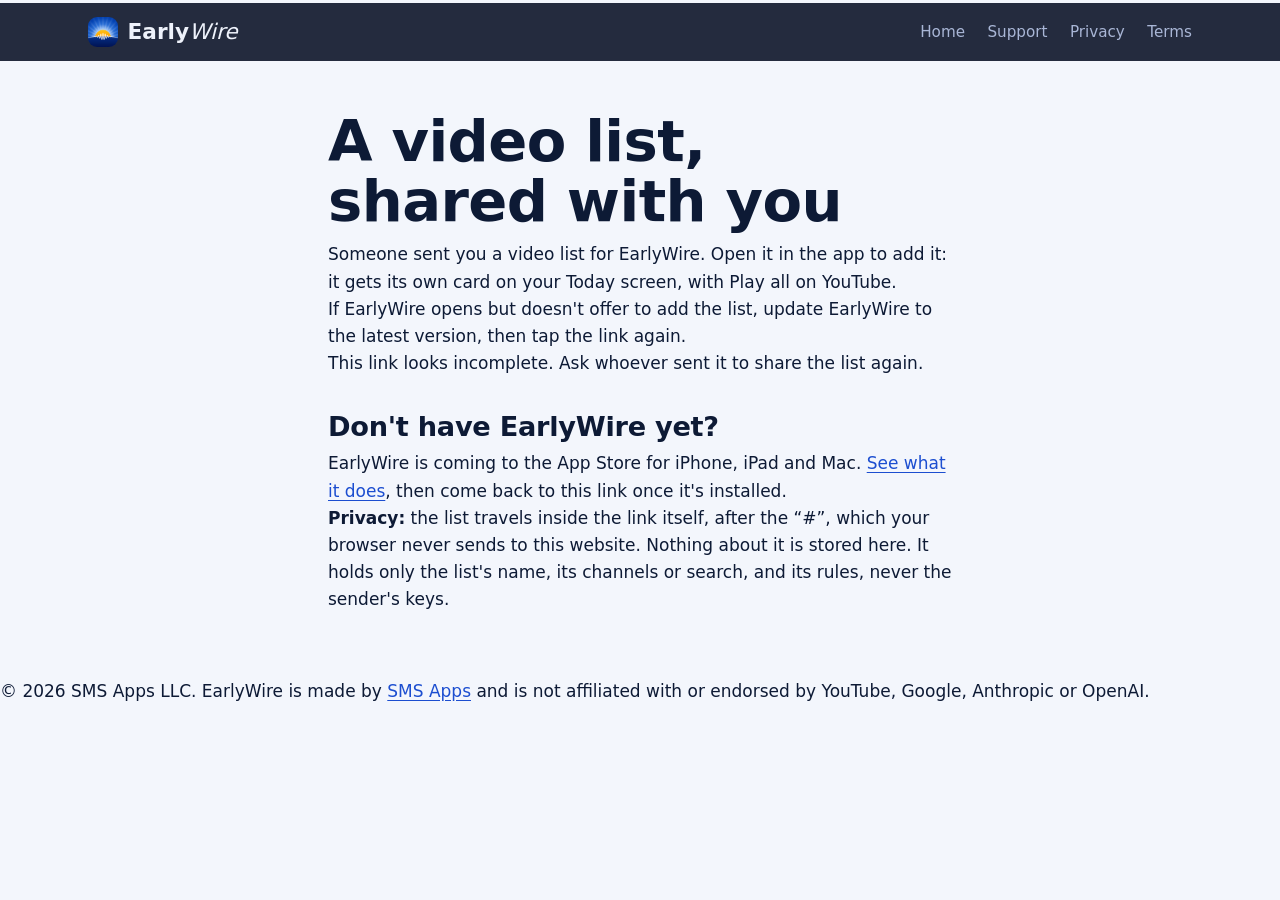
<file: list.html>
<!doctype html>
<html lang="en">
<head>
<meta charset="utf-8">
<meta name="viewport" content="width=device-width, initial-scale=1, viewport-fit=cover">
<title>Shared Video List | EarlyWire</title>
<meta name="description" content="Someone shared an EarlyWire video list with you. Open it in EarlyWire to add it.">
<meta name="robots" content="noindex">
<meta name="theme-color" content="#070f24">
<link rel="icon" type="image/png" href="favicon.png">
<link rel="apple-touch-icon" href="apple-touch-icon.png">
<link rel="stylesheet" href="style.css">
<style>
  .shared { background: rgba(255,255,255,.06); border: 1px solid rgba(255,255,255,.12); border-radius: 18px; padding: 1.2rem 1.4rem; margin: 1.4rem 0; }
  .shared h2 { margin: 0 0 .4rem; }
  .shared ul { margin: .4rem 0 0; padding-left: 1.2rem; }
  .shared li { margin: .25rem 0; }
  .shared .terms { opacity: .7; font-size: .92em; }
  .open { display: inline-block; margin: .6rem 0 1rem; }
</style>
</head>
<body>
<nav class="nav solid static simple" aria-label="Main">
  <div class="wrap">
    <a class="brand" href="./"><img src="apple-touch-icon.png" alt="" width="30" height="30"><span class="wm">Early<i>Wire</i></span></a>
    <ul><li><a href="./">Home</a></li><li><a href="support.html">Support</a></li><li><a href="privacy.html">Privacy</a></li><li><a href="terms.html">Terms</a></li></ul>
  </div>
</nav>
<main class="doc">
<h1><b>A video list, shared with you</b></h1>
<p>Someone sent you a video list for EarlyWire. Open it in the app to add it: it gets its own card on your Today screen, with Play all on YouTube.</p>

<div class="shared" id="preview" hidden>
  <h2 id="name"></h2>
  <ul id="items"></ul>
</div>

<p><a class="btn sun open" id="open" href="#">Open in EarlyWire</a></p>
<p class="terms">If EarlyWire opens but doesn't offer to add the list, update EarlyWire to the latest version, then tap the link again.</p>
<p id="bad" hidden>This link looks incomplete. Ask whoever sent it to share the list again.</p>

<h2><b>Don't have EarlyWire yet?</b></h2>
<p>EarlyWire is coming to the App Store for iPhone, iPad and Mac. <a href="./">See what it does</a>, then come back to this link once it's installed.</p>

<p class="terms"><b>Privacy:</b> the list travels inside the link itself, after the “#”, which your browser never sends to this website. Nothing about it is stored here. It holds only the list's name, its channels or search, and its rules, never the sender's keys.</p>
</main>
<footer class="foot">
  <p>&copy; 2026 SMS Apps LLC. EarlyWire is made by <a href="https://sms-apps.com">SMS Apps</a> and is not affiliated with or endorsed by YouTube, Google, Anthropic or OpenAI.</p>
</footer>
<script>
// A new link opened in the same tab only changes the "#" part, which doesn't reload the page.
window.addEventListener("hashchange", function () { location.reload(); });
(function () {
  var hash = location.hash.slice(1);
  var open = document.getElementById("open");
  if (!/^1\.[A-Za-z0-9_-]+$/.test(hash)) {
    open.hidden = true;
    document.getElementById("bad").hidden = false;
    return;
  }
  open.href = "earlywire://list#" + hash;
  // Show the brief's name and topics, read here in the browser.
  try {
    var b64 = hash.slice(2).replace(/-/g, "+").replace(/_/g, "/");
    while (b64.length % 4) b64 += "=";
    var bytes = Uint8Array.from(atob(b64), function (c) { return c.charCodeAt(0); });
    var show = function (text) {
      var shared = JSON.parse(text);
      document.getElementById("name").textContent = shared.name || "Shared list";
      var list = document.getElementById("items");
      var add = function (t) { var li = document.createElement("li"); li.textContent = t; list.appendChild(li); };
      if (shared.searchWords) {
        add((shared.videoIDs || []).length + " videos picked from a YouTube search for “" + shared.searchWords + "”");
      } else {
        (shared.channels || []).slice(0, 40).forEach(function (c) { add(c.name || c.handle); });
      }
      document.getElementById("preview").hidden = false;
    };
    if (window.DecompressionStream) {
      new Response(new Blob([bytes]).stream().pipeThrough(new DecompressionStream("deflate-raw"))).text()
        .then(show).catch(function () { try { show(new TextDecoder().decode(bytes)); } catch (e) {} });
    }
  } catch (e) { /* the preview is optional; the button still works */ }
})();
</script>
</body>
</html>
</file>
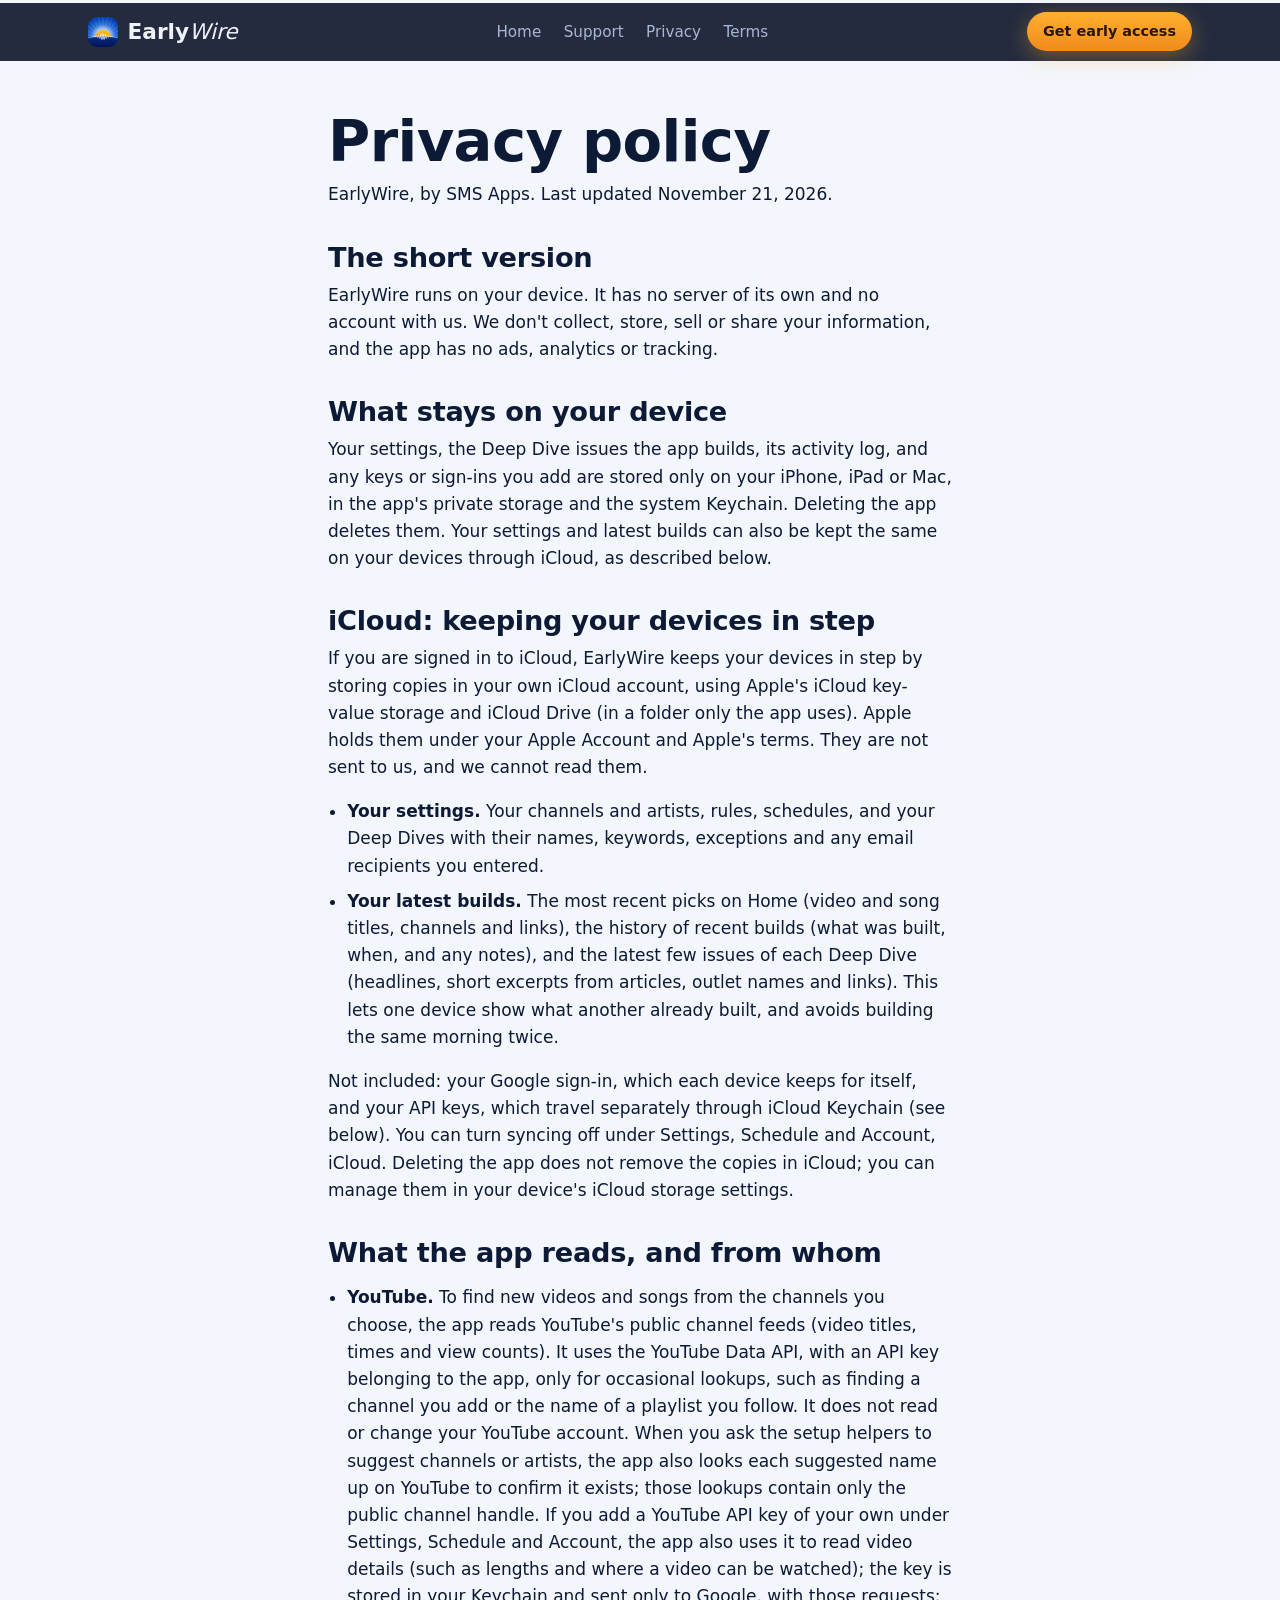
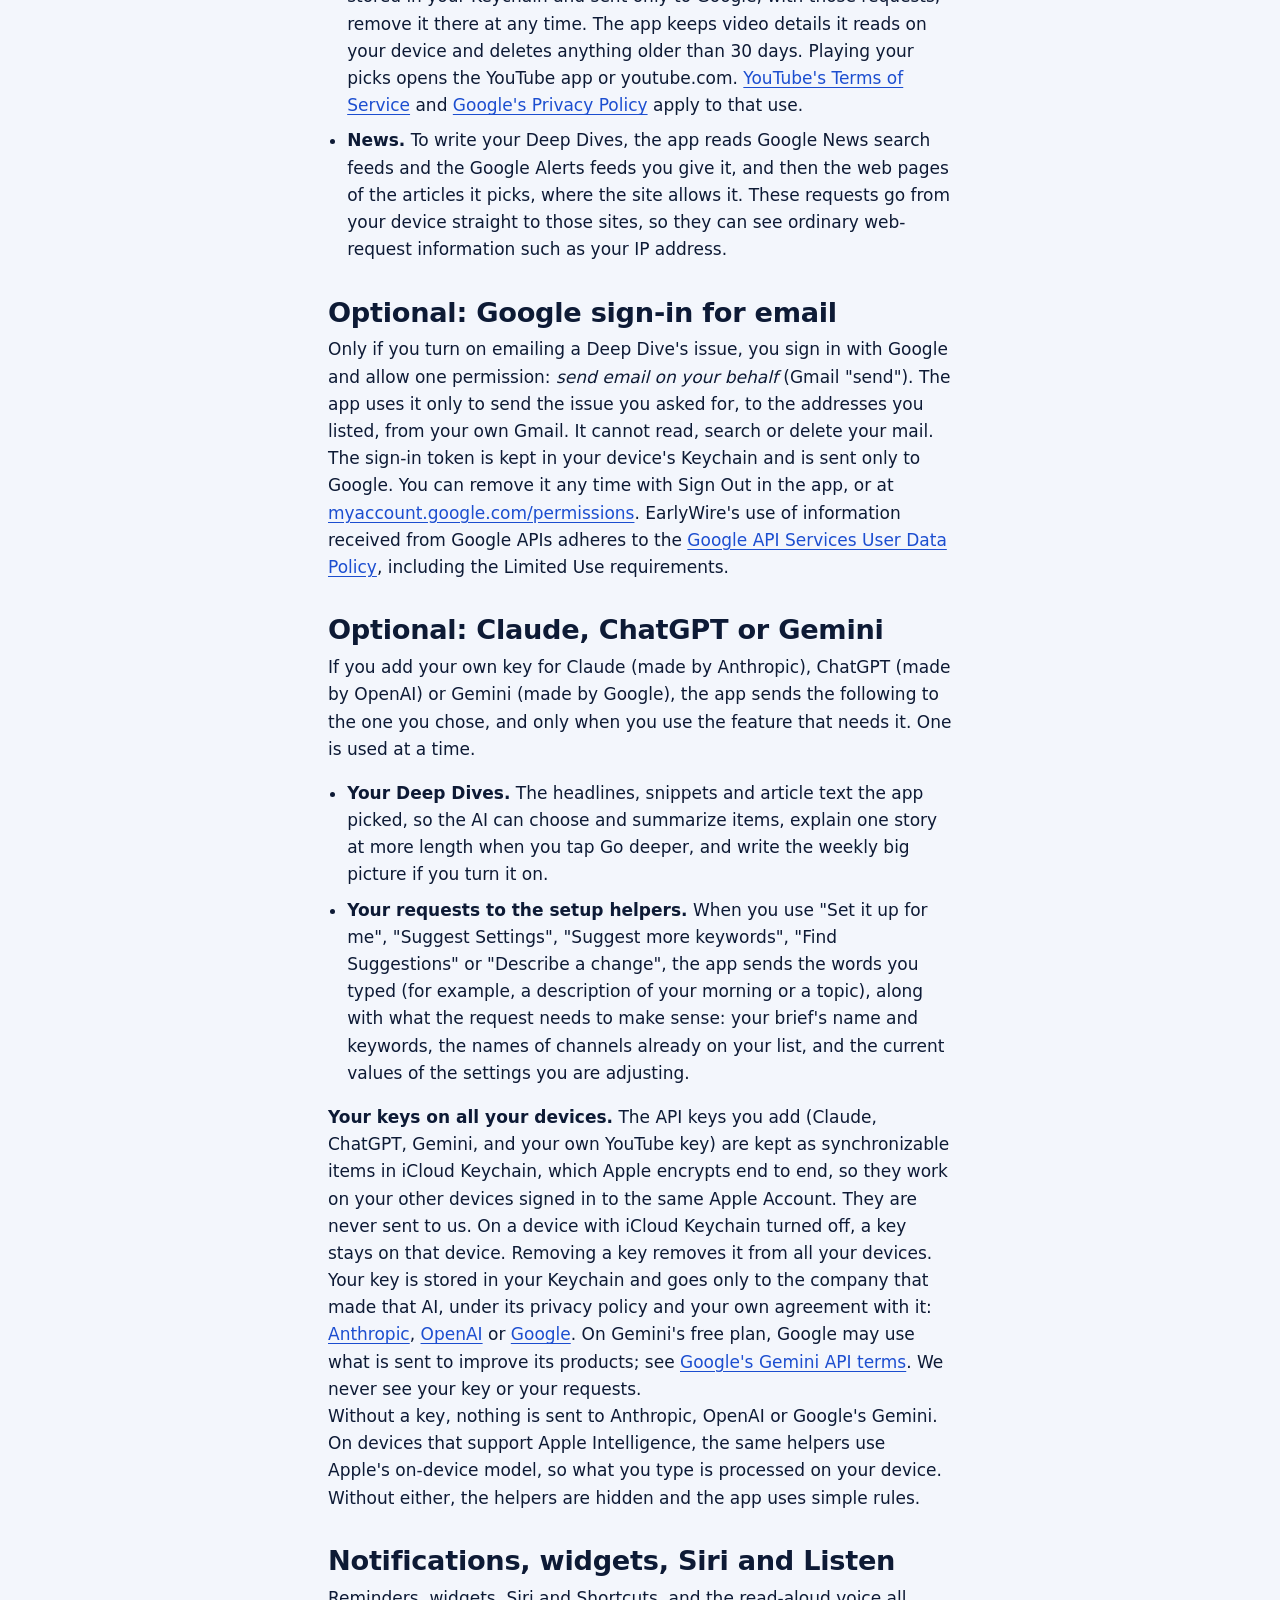
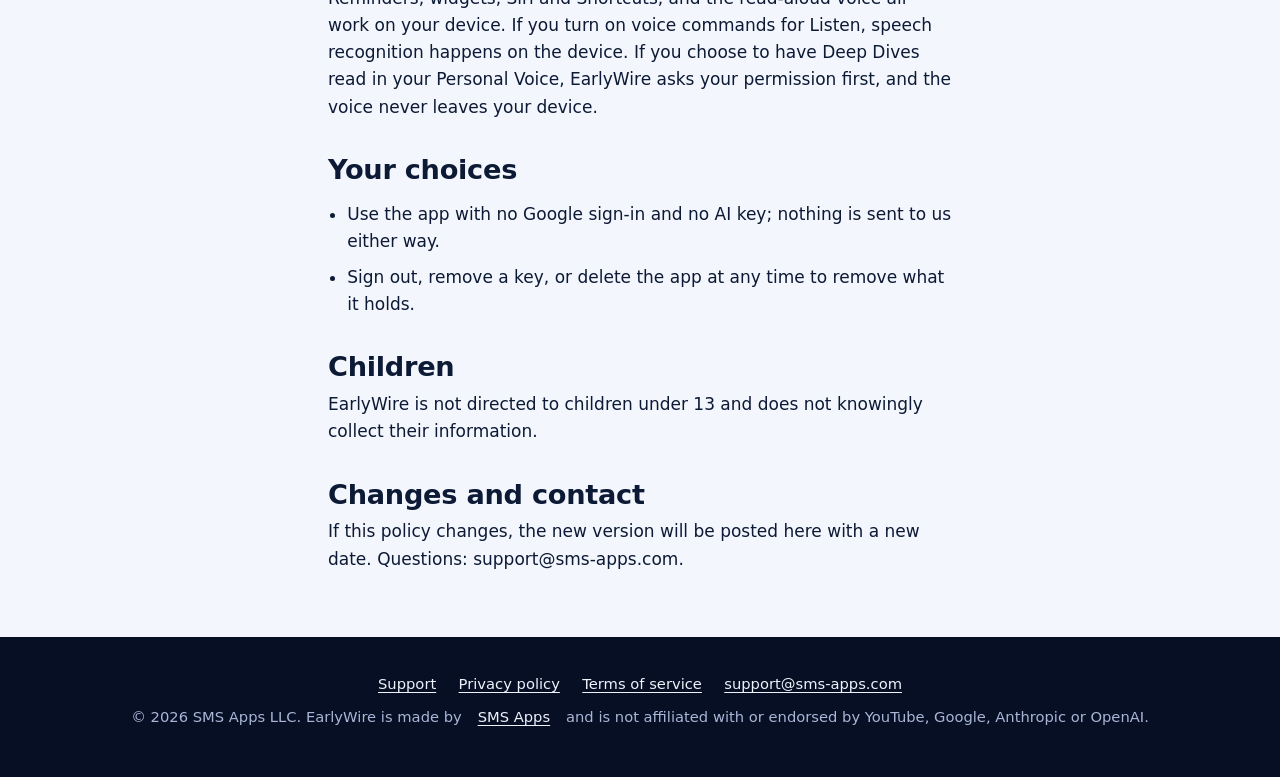
<file: privacy.html>
<!doctype html>
<html lang="en">
<head>
<meta charset="utf-8">
<meta name="viewport" content="width=device-width, initial-scale=1, viewport-fit=cover">
<title>Privacy policy | EarlyWire</title>
<meta name="description" content="EarlyWire privacy policy.">
<meta name="theme-color" content="#070f24">
<link rel="canonical" href="https://earlywire.app/privacy.html">
<link rel="icon" type="image/png" href="favicon.png">
<link rel="apple-touch-icon" href="apple-touch-icon.png">
<link rel="stylesheet" href="style.css">
</head>
<body>
<nav class="nav solid static simple" aria-label="Main">
  <div class="wrap">
    <a class="brand" href="./"><img src="apple-touch-icon.png" alt="" width="30" height="30"><span class="wm">Early<i>Wire</i></span></a>
    <ul><li><a href="./">Home</a></li><li><a href="support.html">Support</a></li><li><a href="privacy.html">Privacy</a></li><li><a href="terms.html">Terms</a></li></ul>
    <a class="btn sun small nav-cta" href="./#get">Get early access</a>
  </div>
</nav>
<main class="doc">

<h1><b>Privacy policy</b></h1>
<p>EarlyWire, by SMS Apps. Last updated November 21, 2026.</p>
<h2><b>The short version</b></h2>
<p>EarlyWire runs on your device. It has no server of its own and no account with us. We don't collect, store, sell or share your information, and the app has no ads, analytics or tracking.</p>
<h2><b>What stays on your device</b></h2>
<p>Your settings, the Deep Dive issues the app builds, its activity log, and any keys or sign-ins you add are stored only on your iPhone, iPad or Mac, in the app's private storage and the system Keychain. Deleting the app deletes them. Your settings and latest builds can also be kept the same on your devices through iCloud, as described below.</p>
<h2><b>iCloud: keeping your devices in step</b></h2>
<p>If you are signed in to iCloud, EarlyWire keeps your devices in step by storing copies in your own iCloud account, using Apple's iCloud key-value storage and iCloud Drive (in a folder only the app uses). Apple holds them under your Apple Account and Apple's terms. They are not sent to us, and we cannot read them.</p>
<ul>
  <li><b>Your settings.</b> Your channels and artists, rules, schedules, and your Deep Dives with their names, keywords, exceptions and any email recipients you entered.</li>
  <li><b>Your latest builds.</b> The most recent picks on Home (video and song titles, channels and links), the history of recent builds (what was built, when, and any notes), and the latest few issues of each Deep Dive (headlines, short excerpts from articles, outlet names and links). This lets one device show what another already built, and avoids building the same morning twice.</li>
</ul>
<p>Not included: your Google sign-in, which each device keeps for itself, and your API keys, which travel separately through iCloud Keychain (see below). You can turn syncing off under Settings, Schedule and Account, iCloud. Deleting the app does not remove the copies in iCloud; you can manage them in your device's iCloud storage settings.</p>
<h2><b>What the app reads, and from whom</b></h2>
<ul>
  <li><b>YouTube.</b> To find new videos and songs from the channels you choose, the app reads YouTube's public channel feeds (video titles, times and view counts). It uses the YouTube Data API, with an API key belonging to the app, only for occasional lookups, such as finding a channel you add or the name of a playlist you follow. It does not read or change your YouTube account. When you ask the setup helpers to suggest channels or artists, the app also looks each suggested name up on YouTube to confirm it exists; those lookups contain only the public channel handle. If you add a YouTube API key of your own under Settings, Schedule and Account, the app also uses it to read video details (such as lengths and where a video can be watched); the key is stored in your Keychain and sent only to Google, with those requests; remove it there at any time. The app keeps video details it reads on your device and deletes anything older than 30 days. Playing your picks opens the YouTube app or youtube.com. <a href="https://www.youtube.com/t/terms">YouTube's Terms of Service</a> and <a href="https://policies.google.com/privacy">Google's Privacy Policy</a> apply to that use.</li>
  <li><b>News.</b> To write your Deep Dives, the app reads Google News search feeds and the Google Alerts feeds you give it, and then the web pages of the articles it picks, where the site allows it. These requests go from your device straight to those sites, so they can see ordinary web-request information such as your IP address.</li>
</ul>
<h2><b>Optional: Google sign-in for email</b></h2>
<p>Only if you turn on emailing a Deep Dive's issue, you sign in with Google and allow one permission: <i>send email on your behalf</i> (Gmail "send"). The app uses it only to send the issue you asked for, to the addresses you listed, from your own Gmail. It cannot read, search or delete your mail. The sign-in token is kept in your device's Keychain and is sent only to Google. You can remove it any time with Sign Out in the app, or at <a href="https://myaccount.google.com/permissions">myaccount.google.com/permissions</a>. EarlyWire's use of information received from Google APIs adheres to the <a href="https://developers.google.com/terms/api-services-user-data-policy">Google API Services User Data Policy</a>, including the Limited Use requirements.</p>
<h2><b>Optional: Claude, ChatGPT or Gemini</b></h2>
<p>If you add your own key for Claude (made by Anthropic), ChatGPT (made by OpenAI) or Gemini (made by Google), the app sends the following to the one you chose, and only when you use the feature that needs it. One is used at a time.</p>
<ul>
  <li><b>Your Deep Dives.</b> The headlines, snippets and article text the app picked, so the AI can choose and summarize items, explain one story at more length when you tap Go deeper, and write the weekly big picture if you turn it on.</li>
  <li><b>Your requests to the setup helpers.</b> When you use "Set it up for me", "Suggest Settings", "Suggest more keywords", "Find Suggestions" or "Describe a change", the app sends the words you typed (for example, a description of your morning or a topic), along with what the request needs to make sense: your brief's name and keywords, the names of channels already on your list, and the current values of the settings you are adjusting.</li>
</ul>
<p><b>Your keys on all your devices.</b> The API keys you add (Claude, ChatGPT, Gemini, and your own YouTube key) are kept as synchronizable items in iCloud Keychain, which Apple encrypts end to end, so they work on your other devices signed in to the same Apple Account. They are never sent to us. On a device with iCloud Keychain turned off, a key stays on that device. Removing a key removes it from all your devices.</p>
<p>Your key is stored in your Keychain and goes only to the company that made that AI, under its privacy policy and your own agreement with it: <a href="https://www.anthropic.com/legal/privacy">Anthropic</a>, <a href="https://openai.com/policies/privacy-policy/">OpenAI</a> or <a href="https://policies.google.com/privacy">Google</a>. On Gemini's free plan, Google may use what is sent to improve its products; see <a href="https://ai.google.dev/gemini-api/terms">Google's Gemini API terms</a>. We never see your key or your requests.</p>
<p>Without a key, nothing is sent to Anthropic, OpenAI or Google's Gemini. On devices that support Apple Intelligence, the same helpers use Apple's on-device model, so what you type is processed on your device. Without either, the helpers are hidden and the app uses simple rules.</p>
<h2><b>Notifications, widgets, Siri and Listen</b></h2>
<p>Reminders, widgets, Siri and Shortcuts, and the read-aloud voice all work on your device. If you turn on voice commands for Listen, speech recognition happens on the device. If you choose to have Deep Dives read in your Personal Voice, EarlyWire asks your permission first, and the voice never leaves your device.</p>
<h2><b>Your choices</b></h2>
<ul>
  <li>Use the app with no Google sign-in and no AI key; nothing is sent to us either way.</li>
  <li>Sign out, remove a key, or delete the app at any time to remove what it holds.</li>
</ul>
<h2><b>Children</b></h2>
<p>EarlyWire is not directed to children under 13 and does not knowingly collect their information.</p>
<h2><b>Changes and contact</b></h2>
<p>If this policy changes, the new version will be posted here with a new date. Questions: support@sms-apps.com.</p>

</main>
<footer class="site">
  <div><a href="support.html">Support</a><a href="privacy.html">Privacy policy</a><a href="terms.html">Terms of service</a><a href="mailto:support@sms-apps.com">support@sms-apps.com</a></div>
  <p>&copy; 2026 SMS Apps LLC. EarlyWire is made by <a href="https://sms-apps.com">SMS Apps</a> and is not affiliated with or endorsed by YouTube, Google, Anthropic or OpenAI.</p>
</footer>
</body>
</html>
</file>
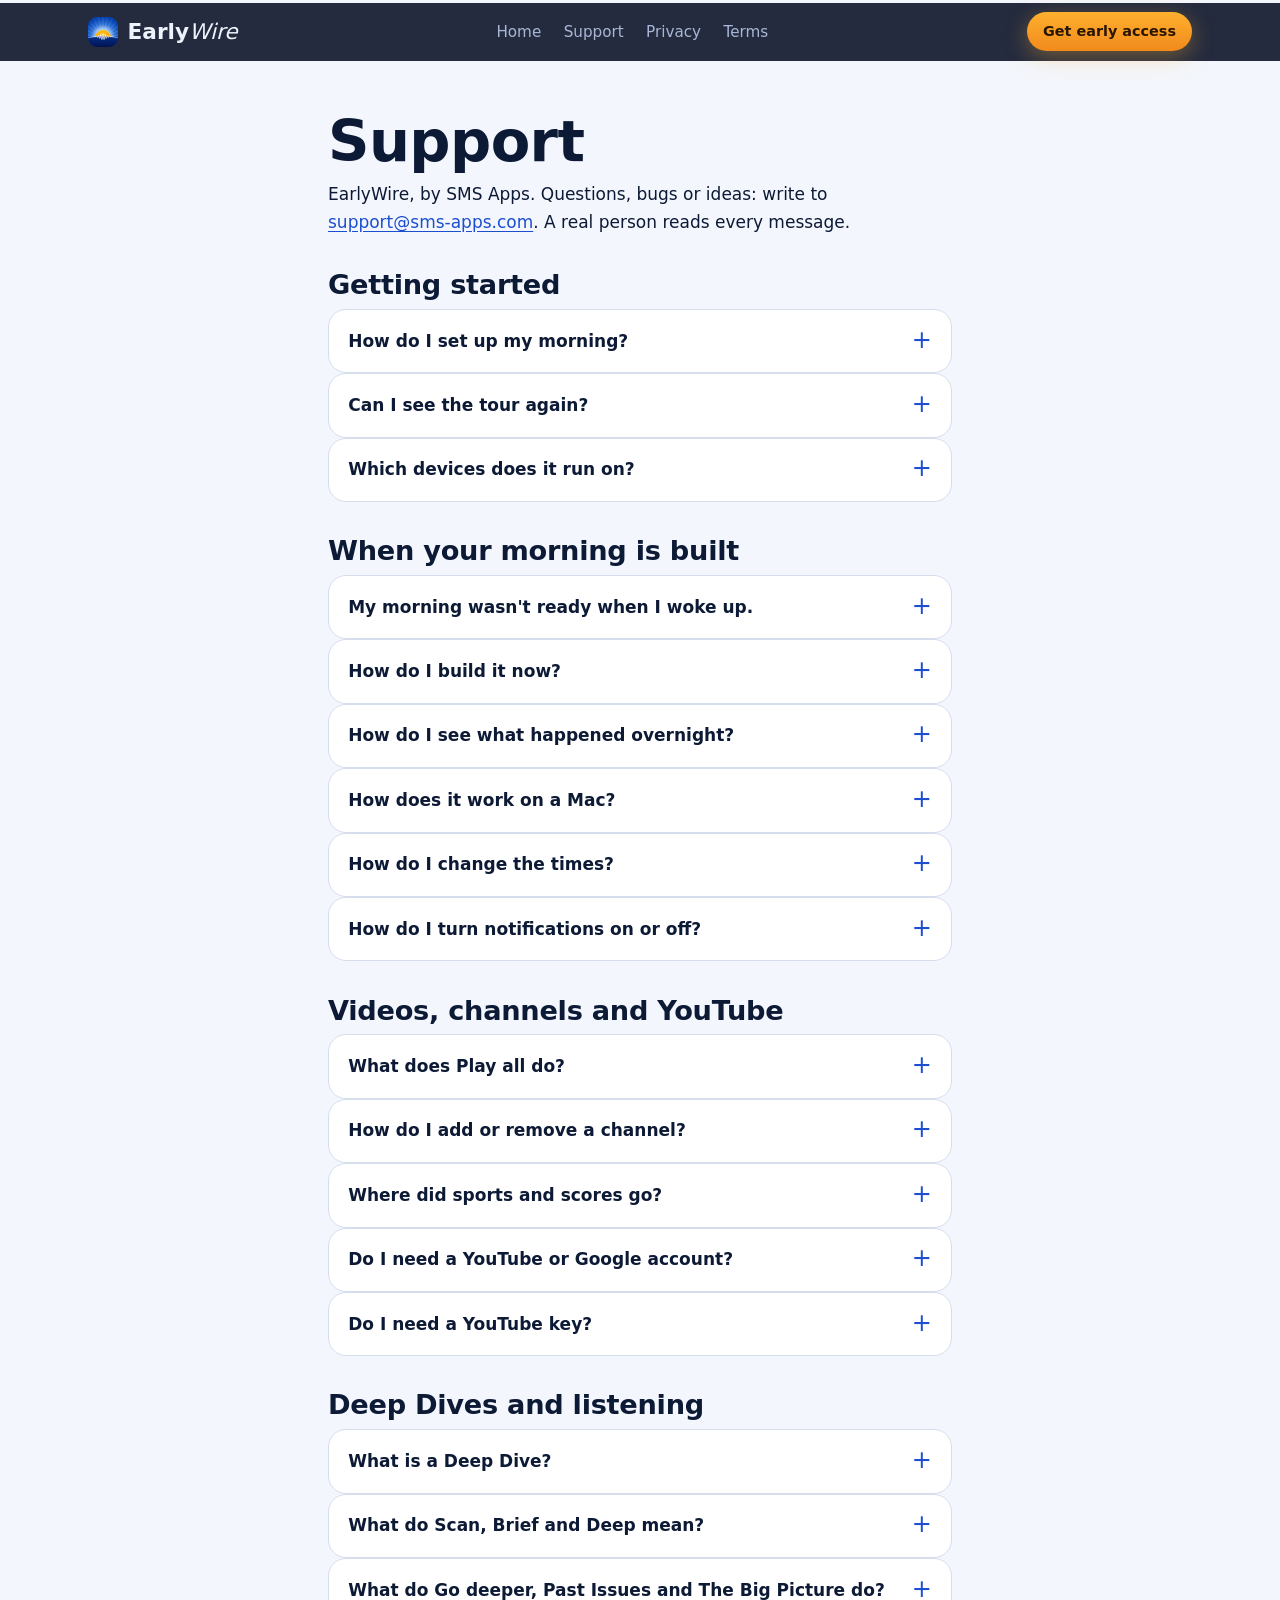
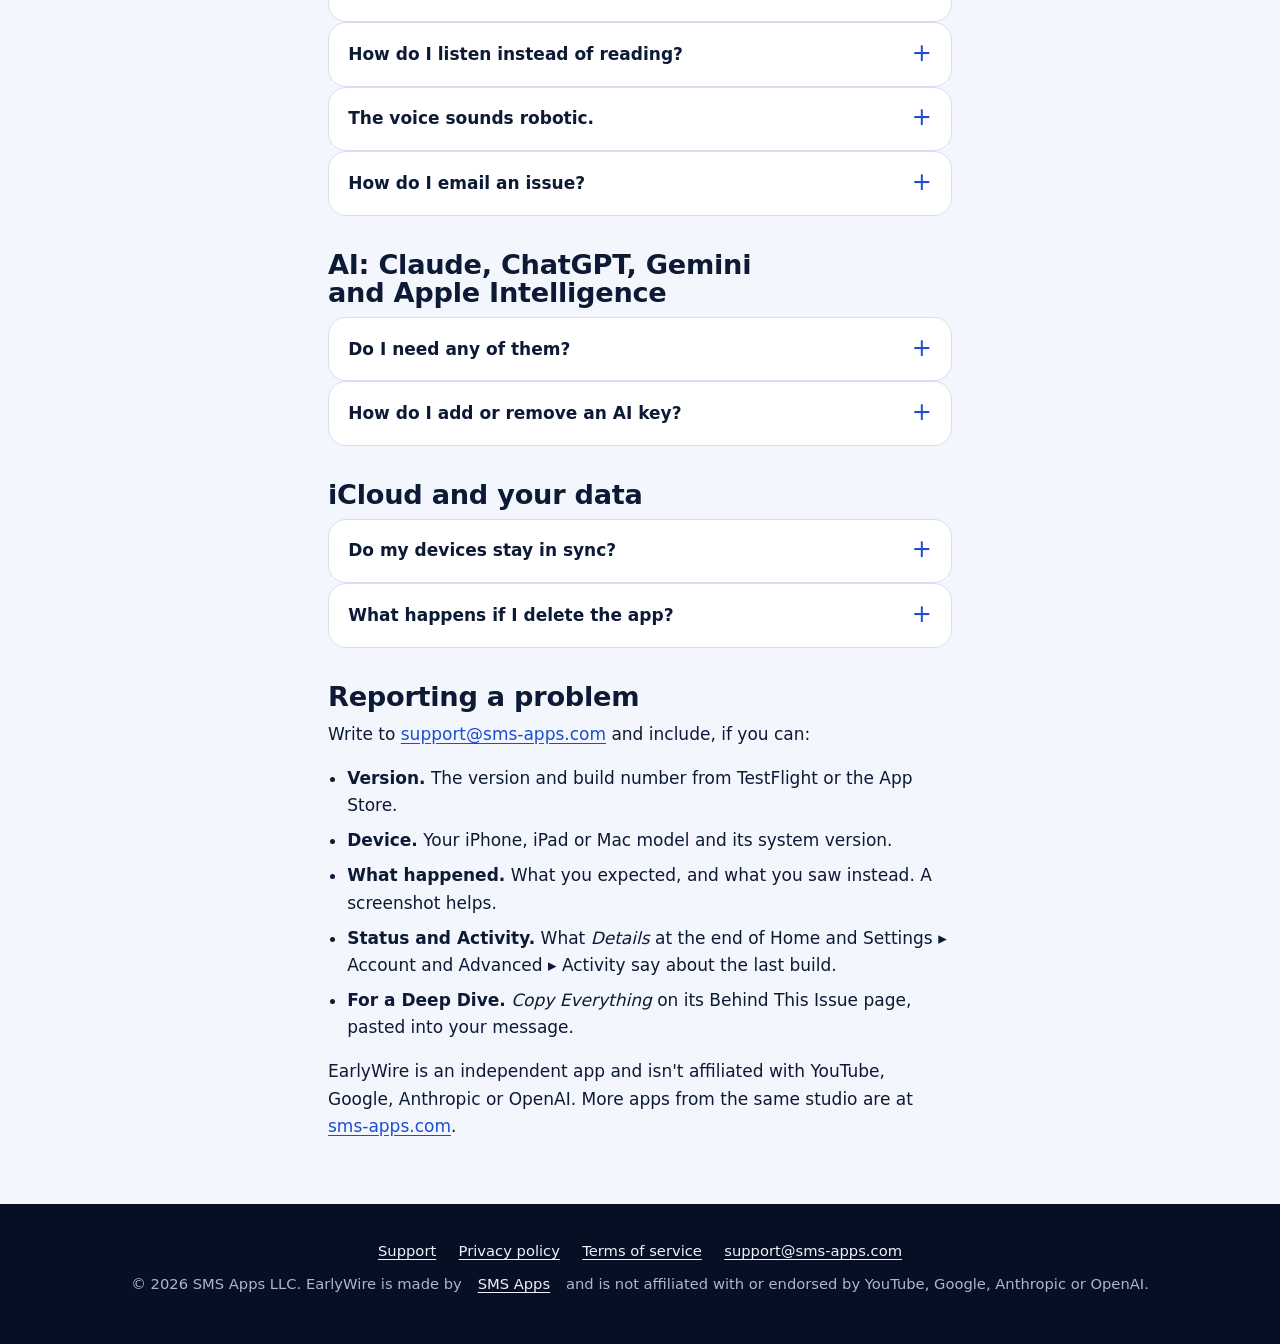
<file: support.html>
<!doctype html>
<html lang="en">
<head>
<meta charset="utf-8">
<meta name="viewport" content="width=device-width, initial-scale=1, viewport-fit=cover">
<title>Support | EarlyWire</title>
<meta name="description" content="Help with EarlyWire: getting started, when your morning is built, YouTube, listening, Claude and Apple Intelligence, iCloud, and how to reach us.">
<meta name="theme-color" content="#070f24">
<link rel="canonical" href="https://earlywire.app/support.html">
<link rel="icon" type="image/png" href="favicon.png">
<link rel="apple-touch-icon" href="apple-touch-icon.png">
<link rel="stylesheet" href="style.css">
</head>
<body>
<nav class="nav solid static simple" aria-label="Main">
  <div class="wrap">
    <a class="brand" href="./"><img src="apple-touch-icon.png" alt="" width="30" height="30"><span class="wm">Early<i>Wire</i></span></a>
    <ul><li><a href="./">Home</a></li><li><a href="support.html" aria-current="page">Support</a></li><li><a href="privacy.html">Privacy</a></li><li><a href="terms.html">Terms</a></li></ul>
    <a class="btn sun small nav-cta" href="./#get">Get early access</a>
  </div>
</nav>
<main class="doc">

<h1><b>Support</b></h1>
<p>EarlyWire, by SMS Apps. Questions, bugs or ideas: write to <a href="mailto:support@sms-apps.com?subject=EarlyWire%20support">support@sms-apps.com</a>. A real person reads every message.</p>

<h2><b>Getting started</b></h2>
<details><summary>How do I set up my morning?</summary><p>On the first screen, pick the kinds of morning that fit (Stay informed, Commuter, Start the day with music, or My channels), or describe your morning in a sentence and tap <i>Set it up for me</i>. EarlyWire builds it while you watch. Then choose when it should be ready. You can change everything later in Settings.</p></details>
<details><summary>Can I see the tour again?</summary><p>Yes. On iPhone, go to Settings ▸ Help ▸ <i>How EarlyWire works</i>.</p></details>
<details><summary>Which devices does it run on?</summary><p>iPhone and iPad with iOS or iPadOS 26.1 or later, and Mac with macOS 26 or later. EarlyWire needs no account. It's free for 7 days, then a one-time $4.99 purchase keeps it on all your devices. No subscription.</p></details>

<h2><b>When your morning is built</b></h2>
<details><summary>My morning wasn't ready when I woke up.</summary><p>On iPhone and iPad, iOS decides when background work runs, usually overnight while the device charges, so EarlyWire may build a few hours early or not at all on some nights. Opening the app is the sure way: it builds whatever is due straight away. If nothing was built, EarlyWire sends a reminder, "Time for your morning", shortly after the time you set.</p></details>
<details><summary>How do I build it now?</summary><p>On Home, pull down to refresh the news, video lists and music. For everything, scroll to the end of Home and tap <i>Refresh</i>, then choose what to refresh. Each Deep Dive's page also has <i>Build Now</i>. On a Mac, press ⌘R, or use the menu bar item's <i>Refresh videos</i>.</p></details>
<details><summary>How do I see what happened overnight?</summary><p>At the end of Home, tap <i>Details</i> for the last build and any notes. Settings ▸ Account and Advanced ▸ Activity lists every build, whether it was built by hand, on schedule or caught up late, with its notes.</p></details>
<details><summary>How does it work on a Mac?</summary><p>EarlyWire builds ahead of your times while it's running (it waits in the menu bar), and catches up when the Mac wakes or you open it. Turn on <i>Open EarlyWire when I log in</i> under Settings ▸ Schedule. If macOS blocks it, allow EarlyWire under System Settings ▸ General ▸ Login Items.</p></details>
<details><summary>How do I change the times?</summary><p>Settings ▸ Schedule sets the default time and days. Each Deep Dive, and your news, video lists and music, can keep the default or have its own time, from Schedule or from its own settings. Each time is when it should be <i>ready by</i>. Times follow your device's time zone, including when you travel.</p></details>
<details><summary>How do I turn notifications on or off?</summary><p>EarlyWire uses your device's notification settings: on iPhone and iPad, Settings ▸ Notifications ▸ EarlyWire; on a Mac, System Settings ▸ Notifications ▸ EarlyWire.</p></details>

<h2><b>Videos, channels and YouTube</b></h2>
<details><summary>What does Play all do?</summary><p>It opens today's picks as a temporary queue in the YouTube app, or on youtube.com if the app isn't installed, using your own YouTube account and any Premium you have. Nothing is saved to your account, and a queue holds up to 50 videos.</p></details>
<details><summary>How do I add or remove a channel?</summary><p>Open Settings ▸ News, Video Lists or Music. Paste a YouTube channel link or @handle to add one, or tap the minus button next to a channel to remove it. <i>Suggest channels</i> finds more if you have an AI key or Apple Intelligence.</p></details>
<details><summary>Where did sports and scores go?</summary><p>Scores and the Sports section were removed. For highlights, make a video list: Settings ▸ Video Lists ▸ <i>New List</i>, choose the <i>Sports Highlights</i> idea, and switch on the leagues you want. You can add any team's or network's channel to it, and set a time limit such as 15 minutes.</p></details>
<details><summary>Do I need a YouTube or Google account?</summary><p>No. Videos, music and Play all work without signing in.</p></details>
<details><summary>Do I need a YouTube key?</summary><p>No. EarlyWire reads YouTube's free public channel feeds, so your morning doesn't depend on any daily limit. A free key of your own is optional: it adds exact video lengths, checks for language and US availability, Top Charts, and lists made from a YouTube search. Settings ▸ Account and Advanced ▸ <i>Get a Free Key, Step by Step</i> walks you through it.</p></details>

<h2><b>Deep Dives and listening</b></h2>
<details><summary>What is a Deep Dive?</summary><p>A subject you follow in depth: a company, a competitor, a hobby, a field. You give it topics and keywords, and each issue brings what's new since the last one. Make one on the Deep Dives tab with <i>New Deep Dive</i>, from an example or by describing it in a sentence.</p></details>
<details><summary>What do Scan, Brief and Deep mean?</summary><p>How much each item gives. <i>Scan</i> is headlines only and the quickest to build. <i>Brief</i> adds a short summary. <i>Deep</i> is a longer read, and works best with your own AI key. Change it under <i>Deep Dive Settings</i> ▸ <i>How deep</i>.</p></details>
<details><summary>What do Go deeper, Past Issues and The Big Picture do?</summary><p><i>Go deeper</i>, on any item, reads its sources and explains that one story at more length. <i>Past Issues</i> and <i>The Big Picture</i> are under <i>More</i> on a Deep Dive's page: every saved issue, and a weekly overview of what the week added up to. Turn the weekly one on under <i>Deep Dive Settings</i>.</p></details>
<details><summary>How do I listen instead of reading?</summary><p>Tap <i>Listen</i> on a Deep Dive, or open Settings ▸ Listen and tap <i>Start Listening</i>. It reads what's new since the last issue. You can say "more", "next" or "repeat" if you turn on voice commands. You can also ask Siri to "Play my Deep Dives in EarlyWire".</p></details>
<details><summary>The voice sounds robotic.</summary><p>Download an Enhanced or Premium voice: on iPhone and iPad, Settings ▸ Accessibility ▸ Spoken Content ▸ Voices; on a Mac, System Settings ▸ Accessibility ▸ Spoken Content. Then choose it in EarlyWire's Listen settings.</p></details>
<details><summary>How do I email an issue?</summary><p>In the Deep Dive's settings, turn on <i>Email it</i> and tap <i>Allow Sending Email…</i>. Google asks you to let EarlyWire send email as you; it can't read your mail. Google may say the app isn't verified: choose Advanced, then continue. Sign out any time under Settings ▸ Account and Advanced ▸ Google, or at <a href="https://myaccount.google.com/permissions">myaccount.google.com/permissions</a>.</p></details>

<h2><b>AI: Claude, ChatGPT, Gemini and Apple Intelligence</b></h2>
<details><summary>Do I need any of them?</summary><p>No. Without them, EarlyWire picks and groups stories by rules. Apple's on-device model, on devices with Apple Intelligence, helps with setup and summaries for free. Claude, ChatGPT or Gemini, with your own key, improves choices, summaries and suggestions.</p></details>
<details><summary>How do I add or remove an AI key?</summary><p>Settings ▸ Account and Advanced ▸ AI ▸ <i>Set Up Claude, Step by Step</i> (or ChatGPT, or Gemini) walks you through making a key and pasting it in, with a button for each page. Gemini is free to start with a Google account; Claude and ChatGPT need a little prepaid credit, billed by Anthropic or OpenAI to your own account, never by us. A ChatGPT Plus or Claude Pro plan doesn't include a key. To stop, tap <i>Remove Key</i>. Your keys follow you to your other devices through iCloud Keychain, encrypted end to end by Apple. To stop using a key for now without removing it, tap <i>Use Apple's Model Instead</i> or another service.</p></details>

<h2><b>iCloud and your data</b></h2>
<details><summary>Do my devices stay in sync?</summary><p>Yes, with the same iCloud account: Deep Dives, channels, rules, schedules and the latest builds. Turn it off under Settings ▸ Account and Advanced ▸ iCloud ▸ <i>Sync between my devices</i>. Each device keeps its own Google sign-in.</p></details>
<details><summary>What happens if I delete the app?</summary><p>Its data on that device goes with it. Copies in iCloud stay until you remove them in your device's iCloud storage settings. To revoke Google access, use <a href="https://myaccount.google.com/permissions">myaccount.google.com/permissions</a>. See the <a href="privacy.html">privacy policy</a> for details.</p></details>

<h2><b>Reporting a problem</b></h2>
<p>Write to <a href="mailto:support@sms-apps.com?subject=EarlyWire%20problem">support@sms-apps.com</a> and include, if you can:</p>
<ul>
  <li><b>Version.</b> The version and build number from TestFlight or the App Store.</li>
  <li><b>Device.</b> Your iPhone, iPad or Mac model and its system version.</li>
  <li><b>What happened.</b> What you expected, and what you saw instead. A screenshot helps.</li>
  <li><b>Status and Activity.</b> What <i>Details</i> at the end of Home and Settings ▸ Account and Advanced ▸ Activity say about the last build.</li>
  <li><b>For a Deep Dive.</b> <i>Copy Everything</i> on its Behind This Issue page, pasted into your message.</li>
</ul>
<p>EarlyWire is an independent app and isn't affiliated with YouTube, Google, Anthropic or OpenAI. More apps from the same studio are at <a href="https://sms-apps.com/">sms-apps.com</a>.</p>

</main>
<footer class="site">
  <div><a href="support.html">Support</a><a href="privacy.html">Privacy policy</a><a href="terms.html">Terms of service</a><a href="mailto:support@sms-apps.com">support@sms-apps.com</a></div>
  <p>&copy; 2026 SMS Apps LLC. EarlyWire is made by <a href="https://sms-apps.com">SMS Apps</a> and is not affiliated with or endorsed by YouTube, Google, Anthropic or OpenAI.</p>
</footer>
</body>
</html>
</file>
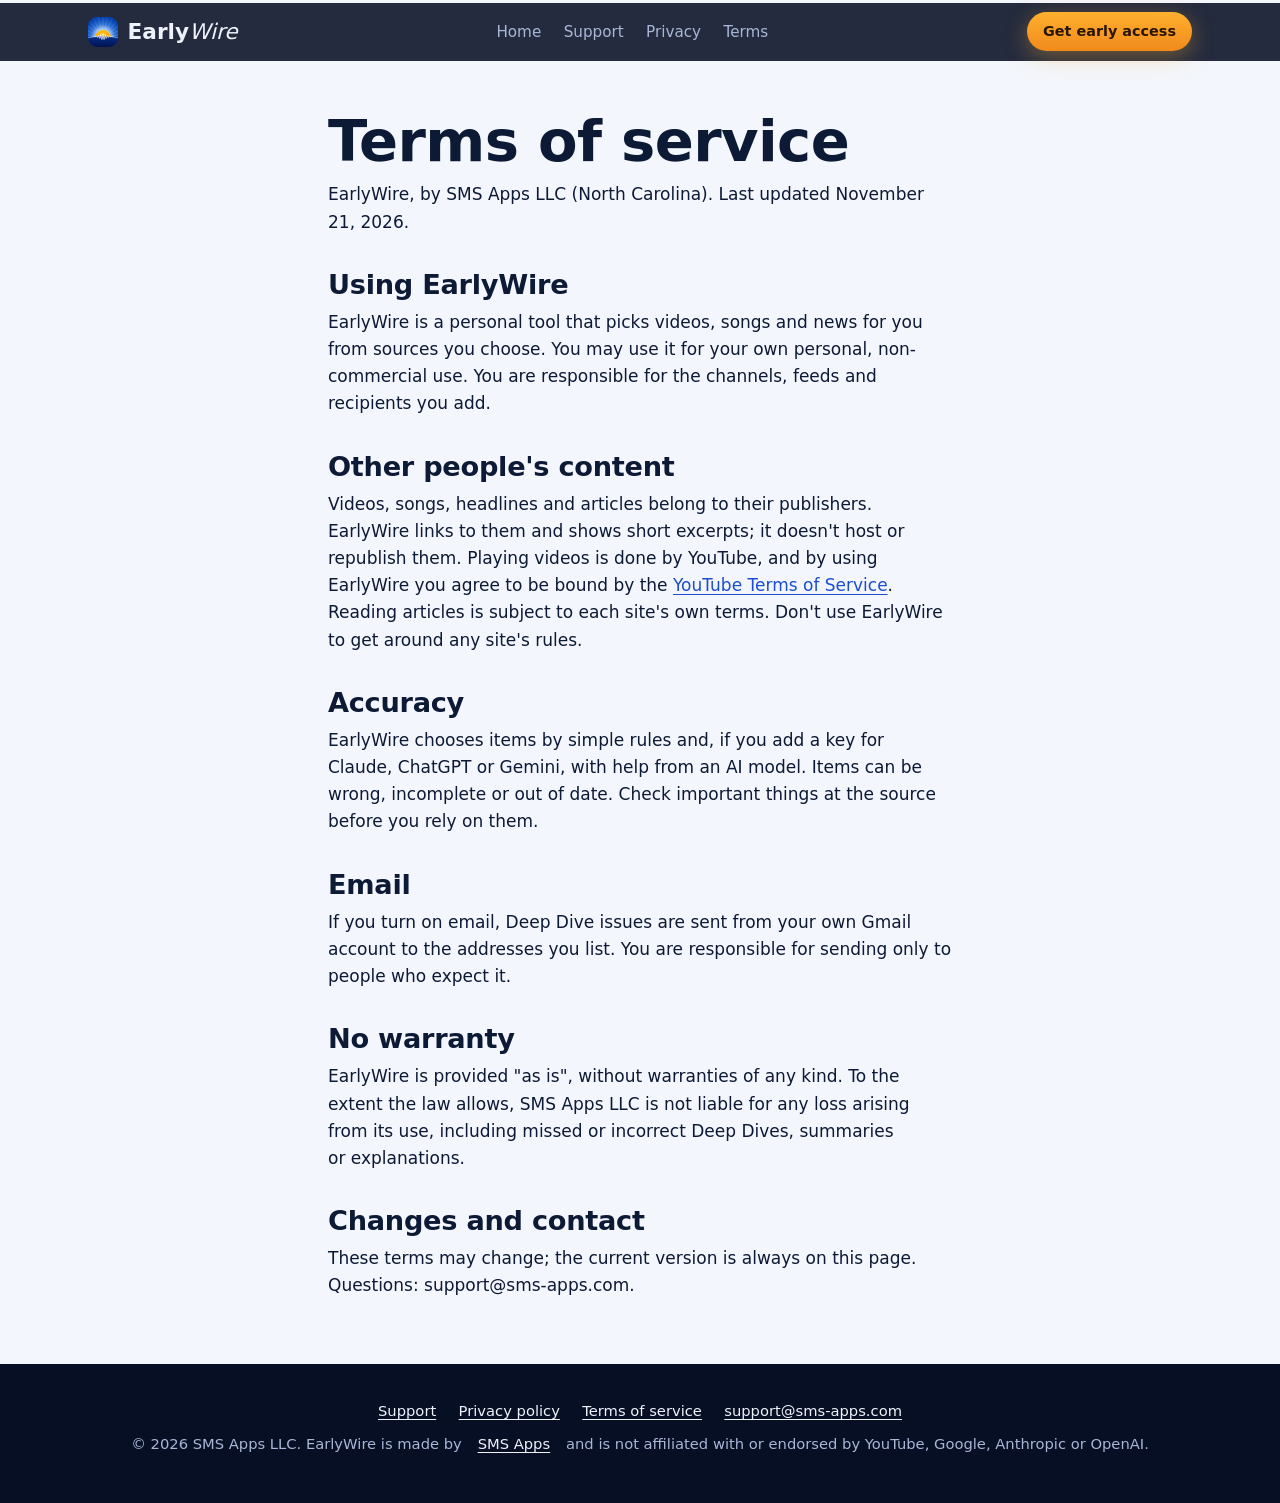
<file: terms.html>
<!doctype html>
<html lang="en">
<head>
<meta charset="utf-8">
<meta name="viewport" content="width=device-width, initial-scale=1, viewport-fit=cover">
<title>Terms of service | EarlyWire</title>
<meta name="description" content="EarlyWire terms of service.">
<meta name="theme-color" content="#070f24">
<link rel="canonical" href="https://earlywire.app/terms.html">
<link rel="icon" type="image/png" href="favicon.png">
<link rel="apple-touch-icon" href="apple-touch-icon.png">
<link rel="stylesheet" href="style.css">
</head>
<body>
<nav class="nav solid static simple" aria-label="Main">
  <div class="wrap">
    <a class="brand" href="./"><img src="apple-touch-icon.png" alt="" width="30" height="30"><span class="wm">Early<i>Wire</i></span></a>
    <ul><li><a href="./">Home</a></li><li><a href="support.html">Support</a></li><li><a href="privacy.html">Privacy</a></li><li><a href="terms.html">Terms</a></li></ul>
    <a class="btn sun small nav-cta" href="./#get">Get early access</a>
  </div>
</nav>
<main class="doc">

<h1><b>Terms of service</b></h1>
<p>EarlyWire, by SMS Apps LLC (North Carolina). Last updated November 21, 2026.</p>
<h2><b>Using EarlyWire</b></h2>
<p>EarlyWire is a personal tool that picks videos, songs and news for you from sources you choose. You may use it for your own personal, non-commercial use. You are responsible for the channels, feeds and recipients you add.</p>
<h2><b>Other people's content</b></h2>
<p>Videos, songs, headlines and articles belong to their publishers. EarlyWire links to them and shows short excerpts; it doesn't host or republish them. Playing videos is done by YouTube, and by using EarlyWire you agree to be bound by the <a href="https://www.youtube.com/t/terms">YouTube Terms of Service</a>. Reading articles is subject to each site's own terms. Don't use EarlyWire to get around any site's rules.</p>
<h2><b>Accuracy</b></h2>
<p>EarlyWire chooses items by simple rules and, if you add a key for Claude, ChatGPT or Gemini, with help from an AI model. Items can be wrong, incomplete or out of date. Check important things at the source before you rely on them.</p>
<h2><b>Email</b></h2>
<p>If you turn on email, Deep Dive issues are sent from your own Gmail account to the addresses you list. You are responsible for sending only to people who expect it.</p>
<h2><b>No warranty</b></h2>
<p>EarlyWire is provided "as is", without warranties of any kind. To the extent the law allows, SMS Apps LLC is not liable for any loss arising from its use, including missed or incorrect Deep Dives, summaries or explanations.</p>
<h2><b>Changes and contact</b></h2>
<p>These terms may change; the current version is always on this page. Questions: support@sms-apps.com.</p>

</main>
<footer class="site">
  <div><a href="support.html">Support</a><a href="privacy.html">Privacy policy</a><a href="terms.html">Terms of service</a><a href="mailto:support@sms-apps.com">support@sms-apps.com</a></div>
  <p>&copy; 2026 SMS Apps LLC. EarlyWire is made by <a href="https://sms-apps.com">SMS Apps</a> and is not affiliated with or endorsed by YouTube, Google, Anthropic or OpenAI.</p>
</footer>
</body>
</html>
</file>
<file: style.css>
/* EarlyWire site. Concept: a news wire at dawn. The page runs from night to morning.
   No third-party fonts, scripts or requests, to match the app's privacy promise. */

:root {
  color-scheme: light dark;
  /* morning (page) */
  --bg: #f3f6fc;
  --bg-2: #e7edf9;
  --fg: #0d1a35;
  --muted: #55617c;
  --card: #ffffff;
  --line: #d6dded;
  --accent: #1c4ed0;
  --accent-ink: #ffffff;
  --sun: #ffb02e;
  --sun-deep: #f08a1c;
  /* the app's four colors */
  --sports: #0e7490;  /* video lists (was sports) */
  --news: #1d4ed8;
  --music: #6d28d9;
  --brief: #0f766e;
  /* night (hero, always dark) */
  --night: #070f24;
  --night-2: #0f2150;
  --night-fg: #eef2fb;
  --night-muted: #a9b6d6;
  --shadow: 0 1px 2px rgba(10, 21, 48, .06), 0 12px 32px rgba(10, 21, 48, .10);

  --display: "Avenir Next Condensed", "Roboto Condensed", "Arial Narrow", "Helvetica Neue", system-ui, sans-serif;
  --text: -apple-system, BlinkMacSystemFont, "SF Pro Text", "Segoe UI", system-ui, sans-serif;
  --mono: ui-monospace, "SF Mono", Menlo, Consolas, monospace;
  --gutter: clamp(1rem, 4vw, 2.5rem);
  --maxw: 74rem;
}
@media (prefers-color-scheme: dark) {
  :root:not([data-theme="light"]) {
    --bg: #070f22; --bg-2: #0b1630; --fg: #eef2fb; --muted: #9aa7c4; --card: #111e3d; --line: #22325b;
    --accent: #86a9ff; --accent-ink: #07122b; --shadow: 0 1px 2px rgba(0,0,0,.4), 0 14px 36px rgba(0,0,0,.45);
  }
}
:root[data-theme="dark"] {
  --bg: #070f22; --bg-2: #0b1630; --fg: #eef2fb; --muted: #9aa7c4; --card: #111e3d; --line: #22325b;
  --accent: #86a9ff; --accent-ink: #07122b; --shadow: 0 1px 2px rgba(0,0,0,.4), 0 14px 36px rgba(0,0,0,.45);
}

* { box-sizing: border-box; }
html { scroll-behavior: smooth; scroll-padding-top: 4.5rem; -webkit-text-size-adjust: 100%; }
@media (prefers-reduced-motion: reduce) { html { scroll-behavior: auto; } }
body { margin: 0; background: var(--bg); color: var(--fg); font: 1.0625rem/1.6 var(--text); }
img, video, svg { max-width: 100%; display: block; }
a { color: var(--accent); text-underline-offset: .18em; }
:focus-visible { outline: 3px solid var(--sun); outline-offset: 3px; border-radius: 6px; }
.skip { position: absolute; left: -999px; top: .5rem; background: var(--card); color: var(--fg); padding: .6rem 1rem; border-radius: 8px; z-index: 100; }
.skip:focus { left: .5rem; }

h1, h2, h3 { font-family: var(--display); font-weight: 700; line-height: 1.04; letter-spacing: -.01em; margin: 0; text-wrap: balance; }
h2 { font-size: clamp(2.1rem, 5.2vw, 3.6rem); }
h3 { font-size: 1.5rem; line-height: 1.15; }
p { margin: 0; text-wrap: pretty; }
.dateline { font: 600 .78rem/1.2 var(--mono); letter-spacing: .14em; text-transform: uppercase; color: var(--muted); }
.wrap { max-width: var(--maxw); margin-inline: auto; padding-inline: var(--gutter); }
section { padding-block: clamp(4rem, 9vw, 7.5rem); }
.lede { font-size: clamp(1.1rem, 2vw, 1.3rem); color: var(--muted); max-width: 38rem; }
.sec-head { display: grid; gap: .9rem; margin-bottom: clamp(2rem, 5vw, 3.5rem); }

/* progress wire along the top */
.progress { position: fixed; inset: 0 0 auto 0; height: 3px; z-index: 60; background: linear-gradient(90deg, var(--sun), var(--sun-deep)); transform-origin: 0 50%; transform: scaleX(var(--p, 0)); }
@supports (animation-timeline: scroll()) {
  .progress { transform: scaleX(0); animation: grow linear both; animation-timeline: scroll(root); }
  @keyframes grow { to { transform: scaleX(1); } }
}

/* navigation */
.nav { position: fixed; inset: 3px 0 auto 0; z-index: 50; transition: background .25s, box-shadow .25s; }
.nav.solid { background: color-mix(in srgb, var(--night) 88%, transparent); backdrop-filter: blur(14px); -webkit-backdrop-filter: blur(14px); box-shadow: 0 1px 0 rgba(255,255,255,.08); }
.nav .wrap { display: flex; align-items: center; justify-content: space-between; gap: 1rem; height: 3.6rem; }
.brand { display: flex; align-items: center; gap: .6rem; color: var(--night-fg); text-decoration: none; font: 700 1.35rem/1 var(--display); }
.brand img { width: 30px; height: 30px; border-radius: 9px; }
.brand .wm { white-space: nowrap; }
.brand i { font-style: italic; font-weight: 500; }
.nav ul { display: flex; gap: 1.4rem; list-style: none; margin: 0; padding: 0; }
.nav ul a { color: var(--night-muted); text-decoration: none; font-size: .95rem; }
.nav ul a:hover { color: var(--night-fg); }
.btn { display: inline-flex; align-items: center; gap: .5rem; padding: .8rem 1.35rem; border-radius: 999px; font-weight: 650; text-decoration: none; border: 0; cursor: pointer; font-size: 1rem; font-family: var(--text); }
.btn.sun { background: linear-gradient(180deg, var(--sun), var(--sun-deep)); color: #2a1500; box-shadow: 0 6px 22px rgba(255, 176, 46, .35); }
.btn.sun:hover { filter: brightness(1.06); }
.btn.ghost { background: rgba(255,255,255,.08); color: var(--night-fg); box-shadow: inset 0 0 0 1px rgba(255,255,255,.22); }
.btn.ghost:hover { background: rgba(255,255,255,.14); }
.btn.solid { background: var(--accent); color: var(--accent-ink); }
.btn.small { padding: .5rem 1rem; font-size: .9rem; white-space: nowrap; flex-shrink: 0; }
.btn { white-space: nowrap; }

.nav-right { display: flex; align-items: center; gap: .6rem; }
.menu-btn { display: none; width: 2.75rem; height: 2.75rem; border-radius: 12px; border: 1px solid rgba(255,255,255,.22); background: rgba(255,255,255,.08); cursor: pointer; padding: 0; place-content: center; gap: 5px; }
.menu-btn span { display: block; width: 1.25rem; height: 2px; border-radius: 2px; background: var(--night-fg); transition: transform .25s, opacity .2s; }
.nav.open .menu-btn span:nth-child(1) { transform: translateY(7px) rotate(45deg); }
.nav.open .menu-btn span:nth-child(2) { opacity: 0; }
.nav.open .menu-btn span:nth-child(3) { transform: translateY(-7px) rotate(-45deg); }
.menu-cta { display: none; }
.nav ul a { white-space: nowrap; }
.nav .wrap { flex-wrap: nowrap; }
.brand { flex-shrink: 0; }
/* Eight links and a button need about 1100px. Below that the links move into the hamburger menu,
   so they never wrap or collide. */
@media (max-width: 1100px) {
  .menu-btn { display: grid; }
  .nav ul { display: none; position: absolute; top: 100%; left: 0; right: 0; flex-direction: column; gap: 0; padding: .4rem var(--gutter) 1.2rem; background: color-mix(in srgb, var(--night) 96%, transparent); backdrop-filter: blur(16px); -webkit-backdrop-filter: blur(16px); box-shadow: 0 18px 30px rgba(0, 0, 0, .35); max-height: calc(100vh - 4rem); overflow-y: auto; }
  .nav.open ul { display: flex; }
  .nav.open { background: color-mix(in srgb, var(--night) 96%, transparent); }
  .nav ul li a:not(.btn) { display: block; padding: .95rem .2rem; font-size: 1.1rem; color: var(--night-fg); border-bottom: 1px solid rgba(255,255,255,.1); }
  /* legal pages: three links stay visible instead of a menu */
  .nav.simple ul { display: flex; position: static; flex-direction: row; gap: 1rem; padding: 0; background: none; box-shadow: none; backdrop-filter: none; }
  .nav.simple ul li a:not(.btn) { padding: 0; border: 0; font-size: .95rem; color: var(--night-muted); }
}
/* On a phone there is no room for the button beside the menu button, so it joins the menu. */
@media (max-width: 520px) {
  .nav-cta { display: none; }
  .nav.simple ul li:first-child { display: none; } /* the logo already goes home */
  .nav.simple ul { gap: .9rem; }
  .nav:not(.simple) .menu-cta { display: block; margin-top: 1rem; }
  .menu-cta .btn { width: 100%; justify-content: center; }
}

/* ---------- hero ---------- */
.hero { position: relative; overflow: hidden; color: var(--night-fg); padding-block: 8.5rem 0; isolation: isolate;
  background:
    radial-gradient(60rem 28rem at 72% 96%, rgba(255, 176, 46, .55), transparent 62%),
    radial-gradient(40rem 22rem at 20% 100%, rgba(240, 138, 28, .25), transparent 65%),
    linear-gradient(180deg, var(--night) 0%, var(--night-2) 58%, #31508f 100%); }
.stars { position: absolute; inset: 0; z-index: -1; opacity: .8; pointer-events: none; }
.hero .wrap { display: grid; grid-template-columns: 1.05fr .95fr; gap: clamp(1.5rem, 5vw, 4rem); align-items: end; }
.hero-copy { padding-bottom: clamp(3rem, 8vw, 6rem); display: grid; gap: 1.5rem; align-self: center; }
.hero h1 { font-size: clamp(3.2rem, 7.4vw, 6.2rem); line-height: .95; letter-spacing: -.02em; }
.hero h1 em { font-style: normal; background: linear-gradient(180deg, #ffd98a, var(--sun-deep)); -webkit-background-clip: text; background-clip: text; color: transparent; }
.hero .dateline { color: var(--night-muted); }
.hero .lede { color: var(--night-muted); }
.cta-row { display: flex; flex-wrap: wrap; gap: .8rem; align-items: center; }
.platforms { display: flex; flex-wrap: wrap; gap: .5rem 1.2rem; color: var(--night-muted); font-size: .92rem; }
.hero-phone { justify-self: center; width: min(100%, 22rem); margin-bottom: -4.5rem; position: relative; z-index: 2; }
.wire { position: absolute; left: 0; right: 0; bottom: 0; height: 120px; z-index: 1; opacity: .9; }
.wire path { fill: none; stroke: rgba(255, 226, 160, .9); stroke-width: 2; stroke-linecap: round; stroke-dasharray: 2400; stroke-dashoffset: 2400; animation: draw 3.4s .4s ease-out forwards; }
.wire path + path { stroke: rgba(255,255,255,.35); stroke-width: 1.2; animation-delay: .7s; }
@keyframes draw { to { stroke-dashoffset: 0; } }
@media (prefers-reduced-motion: reduce) { .wire path { animation: none; stroke-dashoffset: 0; } }
@media (max-width: 860px) {
  .hero .wrap { grid-template-columns: 1fr; }
  .hero-phone { width: min(78%, 19rem); margin-bottom: -3rem; }
}

/* phone frame (CSS only; the screens are the app's own) */
.phone { position: relative; aspect-ratio: 440 / 956; padding: 2.6%; border-radius: 15% / 6.9%;
  background: linear-gradient(150deg, #3a4668, #0b1022 55%, #2a3454); box-shadow: 0 30px 60px rgba(2, 8, 28, .45), 0 0 0 1px rgba(255,255,255,.12) inset; }
.phone::after { content: ""; position: absolute; top: 3.3%; left: 50%; width: 27%; height: 2.7%; transform: translateX(-50%); background: #000; border-radius: 99px; z-index: 3; }
.phone .screen { position: relative; width: 100%; height: 100%; border-radius: 12.6% / 5.8%; overflow: hidden; background: #f5f4f1; }
.phone .screen > img, .phone .screen > video { width: 100%; height: 100%; object-fit: cover; }
.phone .screen > img.abs { position: absolute; inset: 0; }

/* ---------- while you sleep ---------- */
.sleep { background: linear-gradient(180deg, #31508f 0, #31508f 26rem, var(--bg-2) 52rem, var(--bg) 100%); }
.sleep .sec-head h2 { color: #fff; }
.sleep .sec-head .lede { color: rgba(255,255,255,.82); }
.sleep .sec-head .dateline { color: rgba(255,255,255,.7); }
.sky-card { --t: 0; position: relative; border-radius: 28px; overflow: hidden; color: #fff; padding: clamp(1.2rem, 4vw, 2.6rem); min-height: 28rem; box-shadow: var(--shadow); isolation: isolate;
  display: grid; grid-template-columns: 1fr 1fr; gap: 2rem; align-items: center; }
.sky { position: absolute; inset: 0; z-index: -2; transition: background .12s linear; }
.sky-stars { position: absolute; inset: 0; z-index: -1; opacity: calc(1 - var(--t) * 1.5); }
.orb { position: absolute; z-index: -1; left: 62%; width: 7rem; aspect-ratio: 1; border-radius: 50%; bottom: calc(-4rem + var(--t) * 15rem); background: radial-gradient(circle, #fff2c4, #ffb02e 55%, transparent 72%); filter: blur(1px); opacity: calc(.15 + var(--t) * .9); }
.clock { font: 700 clamp(4rem, 12vw, 7.5rem)/0.9 var(--display); letter-spacing: -.02em; font-variant-numeric: tabular-nums; }
.clock small { font-size: .35em; margin-left: .2em; letter-spacing: .06em; }
.slider-wrap { margin-top: 1.4rem; display: grid; gap: .5rem; max-width: 26rem; }
.slider-wrap label { font: 600 .78rem/1.2 var(--mono); letter-spacing: .14em; text-transform: uppercase; opacity: .85; }
input[type=range] { width: 100%; accent-color: var(--sun); height: 2rem; }
.log { list-style: none; margin: 0; padding: 0; display: grid; gap: .65rem; }
.log li { display: grid; grid-template-columns: 4.6rem 1fr; gap: .8rem; align-items: start; padding: .8rem 1rem; border-radius: 16px; background: rgba(255,255,255,.1); border: 1px solid rgba(255,255,255,.16); opacity: .35; transform: translateY(4px); transition: opacity .35s, transform .35s, background .35s; backdrop-filter: blur(6px); }
.log li.on { opacity: 1; transform: none; background: rgba(255,255,255,.18); }
.log time { font: 600 .85rem/1.5 var(--mono); color: #ffe3a6; }
.log b { display: block; font-weight: 650; }
.log span { font-size: .95rem; opacity: .86; }
.honest { margin-top: 1.2rem; font-size: .92rem; color: var(--muted); max-width: 46rem; }
@media (max-width: 820px) { .sky-card { grid-template-columns: 1fr; } }

/* ---------- compose your morning ---------- */
.compose { background: var(--bg); }
.compose-grid { display: grid; grid-template-columns: 1.05fr .95fr; gap: clamp(1.5rem, 5vw, 4rem); align-items: start; }
.chips { display: flex; flex-wrap: wrap; gap: .6rem; margin-top: 1.6rem; }
.chip { --c: var(--accent); font: 600 .95rem/1 var(--text); display: inline-flex; align-items: center; gap: .5rem; padding: .75rem 1.05rem; border-radius: 999px; background: var(--card); color: var(--fg); border: 1.5px solid var(--line); cursor: pointer; transition: background .2s, color .2s, border-color .2s, transform .2s; }
.chip:hover { transform: translateY(-1px); }
.chip[aria-pressed="true"] { background: var(--c); border-color: var(--c); color: #fff; }
.chip .dot { width: .6rem; height: .6rem; border-radius: 50%; background: var(--c); }
.chip[aria-pressed="true"] .dot { background: #fff; }
.chip.s { --c: var(--sports); } .chip.n { --c: var(--news); } .chip.m { --c: var(--music); } .chip.b { --c: var(--brief); }
.today { background: var(--card); border: 1px solid var(--line); border-radius: 28px; padding: 1.4rem; box-shadow: var(--shadow); display: grid; gap: .9rem; }
.today h3 { font-size: 1.9rem; }
.today .meta { color: var(--muted); font-size: .95rem; }
.tcard { border-radius: 18px; padding: 1rem 1.1rem; background: var(--bg); border: 1px solid var(--line); display: none; }
.tcard.on { display: block; animation: pop .35s ease-out; }
@keyframes pop { from { opacity: 0; transform: translateY(8px) scale(.98); } }
.tcard header { display: flex; align-items: center; gap: .6rem; margin-bottom: .5rem; }
.tcard .badge { width: 1.7rem; height: 1.7rem; border-radius: 50%; display: grid; place-items: center; color: #fff; font-size: .8rem; }
.tcard h4 { margin: 0; font-size: 1.05rem; flex: 1; }
.tcard header span { color: var(--muted); font-size: .85rem; }
.tcard ol { margin: 0; padding-left: 1.4rem; display: grid; gap: .25rem; font-size: .95rem; }
.tcard.s .badge { background: var(--sports); } .tcard.n .badge { background: var(--news); } .tcard.m .badge { background: var(--music); } .tcard.b .badge { background: var(--brief); }
.tcard.s ol::marker, .tcard.s li::marker { color: var(--sports); font-weight: 700; }
.tcard small { color: var(--muted); }
.empty { color: var(--muted); padding: 1.2rem; text-align: center; border: 1.5px dashed var(--line); border-radius: 18px; }
.total { display: flex; justify-content: space-between; font: 600 .85rem/1 var(--mono); letter-spacing: .08em; text-transform: uppercase; color: var(--muted); padding-top: .4rem; }
.fine { font-size: .85rem; color: var(--muted); }
@media (max-width: 860px) { .compose-grid { grid-template-columns: 1fr; } }

/* ---------- pillars (sticky phone) ---------- */
.pillars { background: var(--bg-2); }
.pillars-grid { display: grid; grid-template-columns: 1fr minmax(16rem, 22rem); gap: clamp(2rem, 6vw, 6rem); align-items: start; }
.steps { display: grid; }
.step { min-height: 72vh; display: grid; align-content: center; gap: 1rem; padding-block: 2rem; opacity: .42; transition: opacity .4s; }
.step.active { opacity: 1; }
.step .kick { display: inline-flex; align-items: center; gap: .6rem; }
.step .num { width: 2.2rem; height: 2.2rem; border-radius: 50%; display: grid; place-items: center; color: #fff; font: 700 1rem var(--mono); }
.step p { color: var(--muted); max-width: 31rem; }
.step ul { margin: .2rem 0 0; padding-left: 1.2rem; color: var(--muted); display: grid; gap: .3rem; max-width: 31rem; }
.step .inline-phone { display: none; }
.stage { position: sticky; top: 5.5rem; align-self: start; }
.stage .phone { width: 100%; }
.stage .screen img { position: absolute; inset: 0; opacity: 0; transition: opacity .5s; }
.stage .screen img.on { opacity: 1; }
@media (max-width: 900px) {
  .pillars-grid { grid-template-columns: 1fr; }
  .stage { display: none; }
  .step { min-height: 0; opacity: 1; padding-block: 2.5rem; }
  .step .inline-phone { display: block; width: min(74%, 17rem); margin: 1rem auto 0; }
}
.c-s { background: var(--sports); } .c-n { background: var(--news); } .c-m { background: var(--music); } .c-b { background: var(--brief); } .c-a { background: #3d4a6b; }

/* ---------- video theatre ---------- */
.theatre { background: var(--night); color: var(--night-fg); }
.theatre h2 { color: #fff; }
.theatre .lede, .theatre .dateline { color: var(--night-muted); }
.theatre-grid { display: grid; grid-template-columns: minmax(15rem, 21rem) 1fr; gap: clamp(1.5rem, 5vw, 4rem); align-items: center; }
.tabs { display: grid; gap: .7rem; }
.tab { text-align: left; display: grid; grid-template-columns: 2.6rem 1fr; gap: .9rem; align-items: center; padding: 1rem 1.1rem; border-radius: 18px; border: 1px solid rgba(255,255,255,.14); background: rgba(255,255,255,.04); color: inherit; cursor: pointer; font: inherit; transition: background .2s, border-color .2s; }
.tab:hover { background: rgba(255,255,255,.09); }
.tab[aria-selected="true"] { background: rgba(255, 176, 46, .14); border-color: var(--sun); }
.tab .n { width: 2.6rem; height: 2.6rem; border-radius: 50%; display: grid; place-items: center; font: 700 .95rem var(--mono); background: rgba(255,255,255,.1); }
.tab[aria-selected="true"] .n { background: var(--sun); color: #2a1500; }
.tab b { display: block; font-weight: 650; }
.tab span { font-size: .9rem; color: var(--night-muted); }
.player { display: grid; gap: 1rem; justify-items: center; }
.player .phone { width: min(100%, 20rem); }
.player figcaption { max-width: 36rem; text-align: center; color: var(--night-muted); }
.player figcaption strong { color: #fff; display: block; font: 700 1.5rem/1.1 var(--display); margin-bottom: .3rem; }
.player .dur { font: 600 .78rem var(--mono); letter-spacing: .12em; color: var(--sun); text-transform: uppercase; }
@media (max-width: 860px) { .theatre-grid { grid-template-columns: 1fr; } .tabs { grid-auto-flow: column; grid-auto-columns: 78%; overflow-x: auto; scroll-snap-type: x mandatory; padding-bottom: .5rem; } .tab { scroll-snap-align: start; } }

/* ---------- use cases ---------- */
.cases { background: var(--bg); }
.case-grid { display: grid; grid-template-columns: repeat(auto-fill, minmax(20rem, 1fr)); gap: 1.2rem; }
.case { background: var(--card); border: 1px solid var(--line); border-radius: 24px; padding: 1.5rem; display: grid; gap: .9rem; align-content: start; box-shadow: var(--shadow); position: relative; overflow: hidden; }
.case::before { content: ""; position: absolute; inset: 0 0 auto 0; height: 5px; background: var(--c, var(--accent)); }
.case .who { font: 600 .78rem/1.2 var(--mono); letter-spacing: .12em; text-transform: uppercase; color: var(--c, var(--accent)); }
.case h3 { font-size: 1.6rem; }
.case p { color: var(--muted); font-size: 1rem; }
.case .morning { display: grid; gap: .45rem; font-size: .95rem; padding: .9rem 1rem; border-radius: 16px; background: var(--bg); border: 1px solid var(--line); }
.case .morning div { display: grid; grid-template-columns: 4.4rem 1fr; gap: .6rem; }
.case .morning time { font: 600 .8rem/1.6 var(--mono); color: var(--muted); }
.tags { display: flex; flex-wrap: wrap; gap: .4rem; }
.tags span { font-size: .8rem; padding: .25rem .6rem; border-radius: 99px; background: color-mix(in srgb, var(--c, var(--accent)) 12%, transparent); color: var(--c, var(--accent)); font-weight: 600; }
.note { margin-top: 1.5rem; font-size: .9rem; color: var(--muted); }

/* ---------- devices ---------- */
.devices { background: var(--bg-2); }
.seg { display: inline-flex; padding: .25rem; border-radius: 99px; background: var(--card); border: 1px solid var(--line); gap: .2rem; margin-bottom: 1.8rem; }
.seg button { border: 0; background: transparent; color: var(--muted); font: 650 .95rem var(--text); padding: .55rem 1.2rem; border-radius: 99px; cursor: pointer; }
.seg button[aria-selected="true"] { background: var(--accent); color: var(--accent-ink); }
.shots { display: flex; gap: 1.2rem; overflow-x: auto; scroll-snap-type: x mandatory; padding: .5rem var(--gutter) 1.5rem; margin-inline: calc(var(--gutter) * -1); scrollbar-width: thin; }
.shot { flex: 0 0 auto; scroll-snap-align: center; display: grid; gap: .7rem; }
.shot figcaption { font-size: .92rem; color: var(--muted); text-align: center; }
.shot .phone { width: 15rem; }
.shot .tablet { width: min(26rem, 78vw); aspect-ratio: 3 / 4; border-radius: 22px; padding: 10px; background: linear-gradient(150deg, #3a4668, #0b1022 55%, #2a3454); box-shadow: 0 24px 50px rgba(2,8,28,.3); }
.shot .tablet.land { width: min(36rem, 86vw); aspect-ratio: 4 / 3; }
.shot .tablet img { width: 100%; height: 100%; object-fit: cover; border-radius: 14px; }
.shot .laptop { width: min(42rem, 86vw); aspect-ratio: 16 / 10; border-radius: 14px; padding: 7px; background: #1b2236; box-shadow: 0 24px 50px rgba(2,8,28,.3); }
.shot .laptop img { width: 100%; height: 100%; object-fit: cover; border-radius: 8px; }
[hidden] { display: none !important; }

/* ---------- privacy ---------- */
.privacy { background: var(--bg); }
.priv-grid { display: grid; grid-template-columns: 1.1fr .9fr; gap: clamp(1.5rem, 5vw, 4rem); align-items: center; }
.flow { background: var(--card); border: 1px solid var(--line); border-radius: 28px; padding: 1.4rem; box-shadow: var(--shadow); }
.flow svg { width: 100%; height: auto; }
.flow text { font-family: var(--text); fill: var(--fg); }
.flow .mut { fill: var(--muted); }
.flow .node { fill: var(--bg); stroke: var(--line); stroke-width: 1.5; }
.flow .you { fill: var(--accent); }
.flow .line { stroke: var(--muted); stroke-width: 1.6; fill: none; }
.flow .opt { stroke-dasharray: 5 5; }
.flow .none { stroke: #d33; stroke-dasharray: 3 5; }
.table-wrap { overflow-x: auto; margin-top: 2rem; border: 1px solid var(--line); border-radius: 20px; background: var(--card); }
table { border-collapse: collapse; width: 100%; min-width: 34rem; font-size: .98rem; }
th, td { padding: .85rem 1.1rem; text-align: left; border-bottom: 1px solid var(--line); }
tr:last-child td { border-bottom: 0; }
th { font: 600 .78rem/1.2 var(--mono); letter-spacing: .1em; text-transform: uppercase; color: var(--muted); background: var(--bg); }
td.y { color: var(--brief); font-weight: 650; } td.n { color: var(--muted); }
.checks { list-style: none; padding: 0; margin: 1.4rem 0 0; display: grid; gap: .8rem; }
.checks li { display: grid; grid-template-columns: 1.8rem 1fr; gap: .7rem; }
.checks li::before { content: "✓"; width: 1.6rem; height: 1.6rem; border-radius: 50%; background: var(--brief); color: #fff; display: grid; place-items: center; font-size: .85rem; font-weight: 700; }
.checks b { font-weight: 650; }
.checks span { color: var(--muted); display: block; font-size: .95rem; }
@media (max-width: 860px) { .priv-grid { grid-template-columns: 1fr; } }

/* ---------- voices ---------- */
.voices { background: var(--bg-2); }
.quotes { display: grid; grid-template-columns: repeat(auto-fill, minmax(18rem, 1fr)); gap: 1.2rem; }
blockquote.q { margin: 0; background: var(--card); border: 1px solid var(--line); border-radius: 22px; padding: 1.4rem; display: grid; gap: .9rem; box-shadow: var(--shadow); }
blockquote.q p { font-size: 1.15rem; line-height: 1.45; color: var(--fg); }
blockquote.q footer { color: var(--muted); font-size: .9rem; padding: 0; text-align: left; }
.invite { grid-column: 1 / -1; background: var(--card); border: 1.5px dashed var(--line); border-radius: 24px; padding: clamp(1.4rem, 4vw, 2.4rem); display: grid; gap: 1rem; justify-items: start; }
.invite h3 { font-size: 1.9rem; }
.invite p { color: var(--muted); max-width: 40rem; }

/* ---------- faq ---------- */
.faq { background: var(--bg); }
.faq-list { max-width: 50rem; display: grid; gap: .7rem; }
details { background: var(--card); border: 1px solid var(--line); border-radius: 18px; padding: 0 1.2rem; }
details[open] { box-shadow: var(--shadow); }
summary { cursor: pointer; list-style: none; padding: 1.1rem 0; font-weight: 650; display: flex; justify-content: space-between; gap: 1rem; }
summary::-webkit-details-marker { display: none; }
summary::after { content: "+"; font: 400 1.5rem/1 var(--text); color: var(--accent); transition: transform .2s; }
details[open] summary::after { transform: rotate(45deg); }
details p { color: var(--muted); padding-bottom: 1.2rem; }

/* ---------- final call ---------- */
.final { position: relative; overflow: hidden; color: var(--night-fg); text-align: center; isolation: isolate; padding-block: clamp(5rem, 12vw, 9rem);
  background: radial-gradient(48rem 24rem at 50% 105%, rgba(255,176,46,.65), transparent 65%), linear-gradient(180deg, #31508f, var(--night-2) 40%, var(--night)); }
.final .wrap { display: grid; gap: 1.4rem; justify-items: center; }
.final img { width: 96px; height: 96px; border-radius: 26%; box-shadow: 0 14px 40px rgba(0,0,0,.4); }
.final h2 { font-size: clamp(2.6rem, 8vw, 5.4rem); color: #fff; max-width: 14ch; }
.final p { color: var(--night-muted); max-width: 34rem; }
/* More from SMS Apps: the sister apps' picture cards, side by side, each in its own dusk sky. */
.studio { background: var(--night); color: var(--night-fg); padding-block: clamp(3.5rem, 8vw, 6rem); border-top: 1px solid rgba(255,255,255,.08); }
.studio .dateline { color: var(--sun); margin-bottom: 1.2rem; }
.studio-grid { display: grid; grid-template-columns: repeat(2, minmax(0, 1fr)); gap: clamp(1rem, 2.4vw, 1.6rem); }
.studio-card { display: flex; flex-direction: column; overflow: hidden; border-radius: 24px; color: var(--night-fg); text-decoration: none;
  background: #111b3a; border: 1px solid rgba(255,255,255,.1); transition: transform .25s ease, box-shadow .25s ease; }
.studio-card:hover { transform: translateY(-4px); box-shadow: 0 24px 50px rgba(0,0,0,.45); text-decoration: none; }
.studio-card .art { position: relative; aspect-ratio: 16 / 10; overflow: hidden;
  background: linear-gradient(180deg, #232a5c 0%, #4b4f9a 34%, #9a77ad 62%, #e3a08c 84%, #f8bb6c 100%); }
.studio-card .art::after { content: ""; position: absolute; left: 0; right: 0; bottom: -1px; height: 34%; pointer-events: none;
  background: url("data:image/svg+xml,%3Csvg xmlns='http://www.w3.org/2000/svg' viewBox='0 0 600 120' preserveAspectRatio='none'%3E%3Cpath fill='%23ffffff' fill-opacity='.18' d='M0 70 L60 40 L110 62 L180 18 L240 58 L300 34 L360 66 L430 24 L500 60 L560 38 L600 56 V120 H0Z'/%3E%3Cpath fill='%23000' fill-opacity='.22' d='M0 98 L80 72 L150 92 L230 64 L320 100 L400 78 L480 102 L550 84 L600 96 V120 H0Z'/%3E%3C/svg%3E") bottom / 100% 100% no-repeat; }
.studio-card .dsun { position: absolute; left: 50%; bottom: 10%; width: 44%; aspect-ratio: 1; border-radius: 50%; transform: translateX(-50%);
  background: radial-gradient(circle, #fff6d6 0%, #ffd27a 36%, #ffae48 58%, rgba(255,150,60,0) 71%); }
.studio-card .window { position: absolute; z-index: 1; left: 7%; top: 12%; width: 92%; height: auto; filter: drop-shadow(0 18px 30px rgba(10,8,40,.45)); transition: transform .35s ease; }
.studio-card:hover .window { transform: translateY(-6px); }
.studio-card .body { padding: clamp(1.4rem, 3vw, 2.2rem); }
.studio-card .icon { width: 64px; height: 64px; margin-bottom: .8rem; filter: drop-shadow(0 8px 16px rgba(0,0,0,.35)); }
.studio-card h3 { font-size: 1.6rem; margin: 0 0 .3rem; color: #fff; }
.studio-card .tag { font-weight: 600; margin: 0 0 .5rem; color: #fff; }
.studio-card p { color: var(--night-muted); margin: 0 0 .9rem; }
.studio-card .chips { display: flex; flex-wrap: wrap; gap: 6px; list-style: none; margin: 0 0 1rem; padding: 0; }
.studio-card .chips li { font-size: .78rem; font-weight: 600; padding: 4px 10px; border-radius: 999px; border: 1px solid rgba(255,255,255,.16); color: var(--night-muted); }
.studio-card .more { font-weight: 650; color: #ffb43c; }
.studio-all { margin-top: 1.2rem; text-align: center; }
.studio-all a { color: var(--night-fg); }
@media (max-width: 760px) { .studio-grid { grid-template-columns: 1fr; } }
@media (prefers-reduced-motion: reduce) { .studio-card, .studio-card .window { transition: none; } .studio-card:hover, .studio-card:hover .window { transform: none; } }
footer.site { background: var(--night); color: var(--night-muted); padding: 2.2rem var(--gutter) 3rem; text-align: center; font-size: .92rem; display: grid; gap: .6rem; }
footer.site a { color: var(--night-fg); margin: 0 .7rem; }

/* ---------- reveal ---------- */
.js .reveal { opacity: 0; transform: translateY(18px); transition: opacity .7s ease, transform .7s ease; }
.js .reveal.in { opacity: 1; transform: none; }
@media (prefers-reduced-motion: reduce) { .js .reveal { opacity: 1; transform: none; transition: none; } .tcard.on { animation: none; } }

/* ---------- legal pages ---------- */
.doc { max-width: 44rem; margin: 0 auto; padding: 7rem var(--gutter) 4rem; }
.doc h1 { font-size: clamp(2.4rem, 7vw, 3.6rem); margin-bottom: .6rem; }
.doc h2 { font-size: 1.7rem; margin: 2.2rem 0 .6rem; }
.doc p, .doc li { color: var(--fg); }
.doc ul { padding-left: 1.2rem; display: grid; gap: .5rem; }
.doc .updated { color: var(--muted); }
.nav.solid.static { position: absolute; }
</file>
